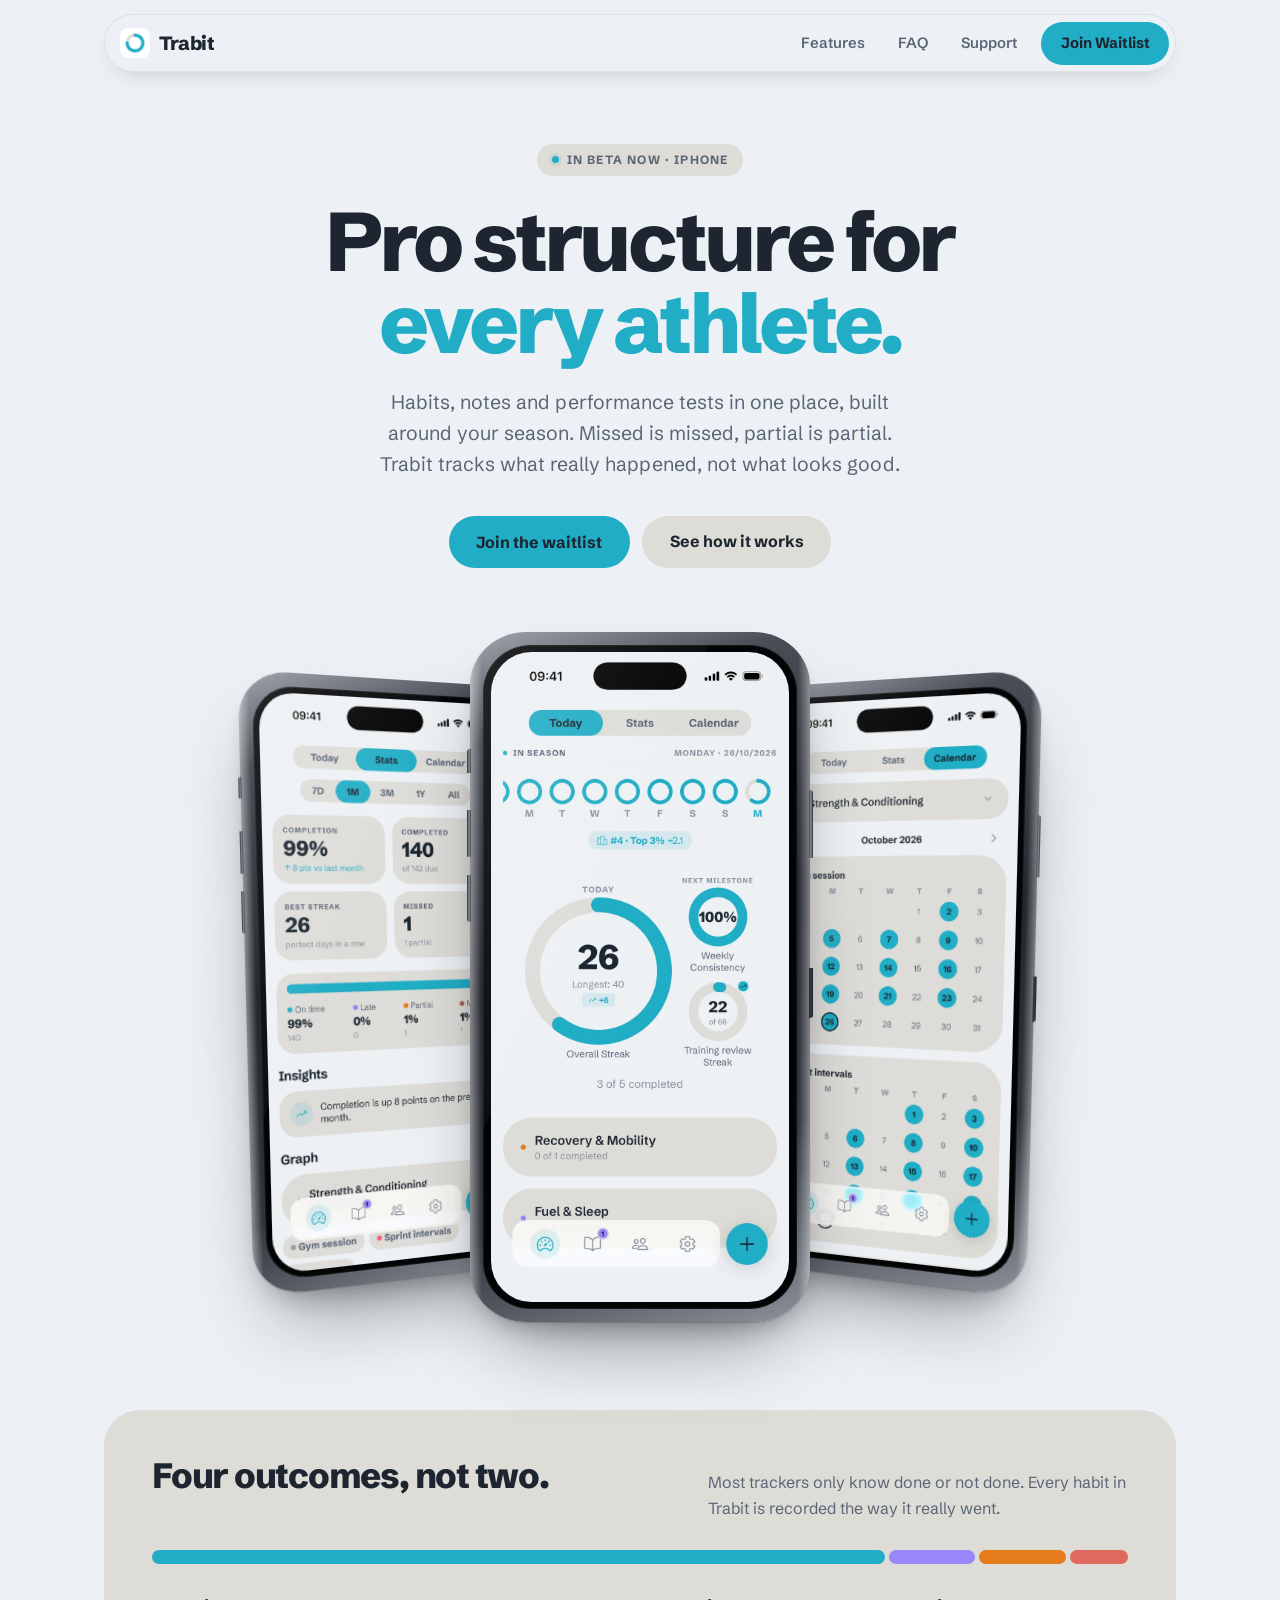
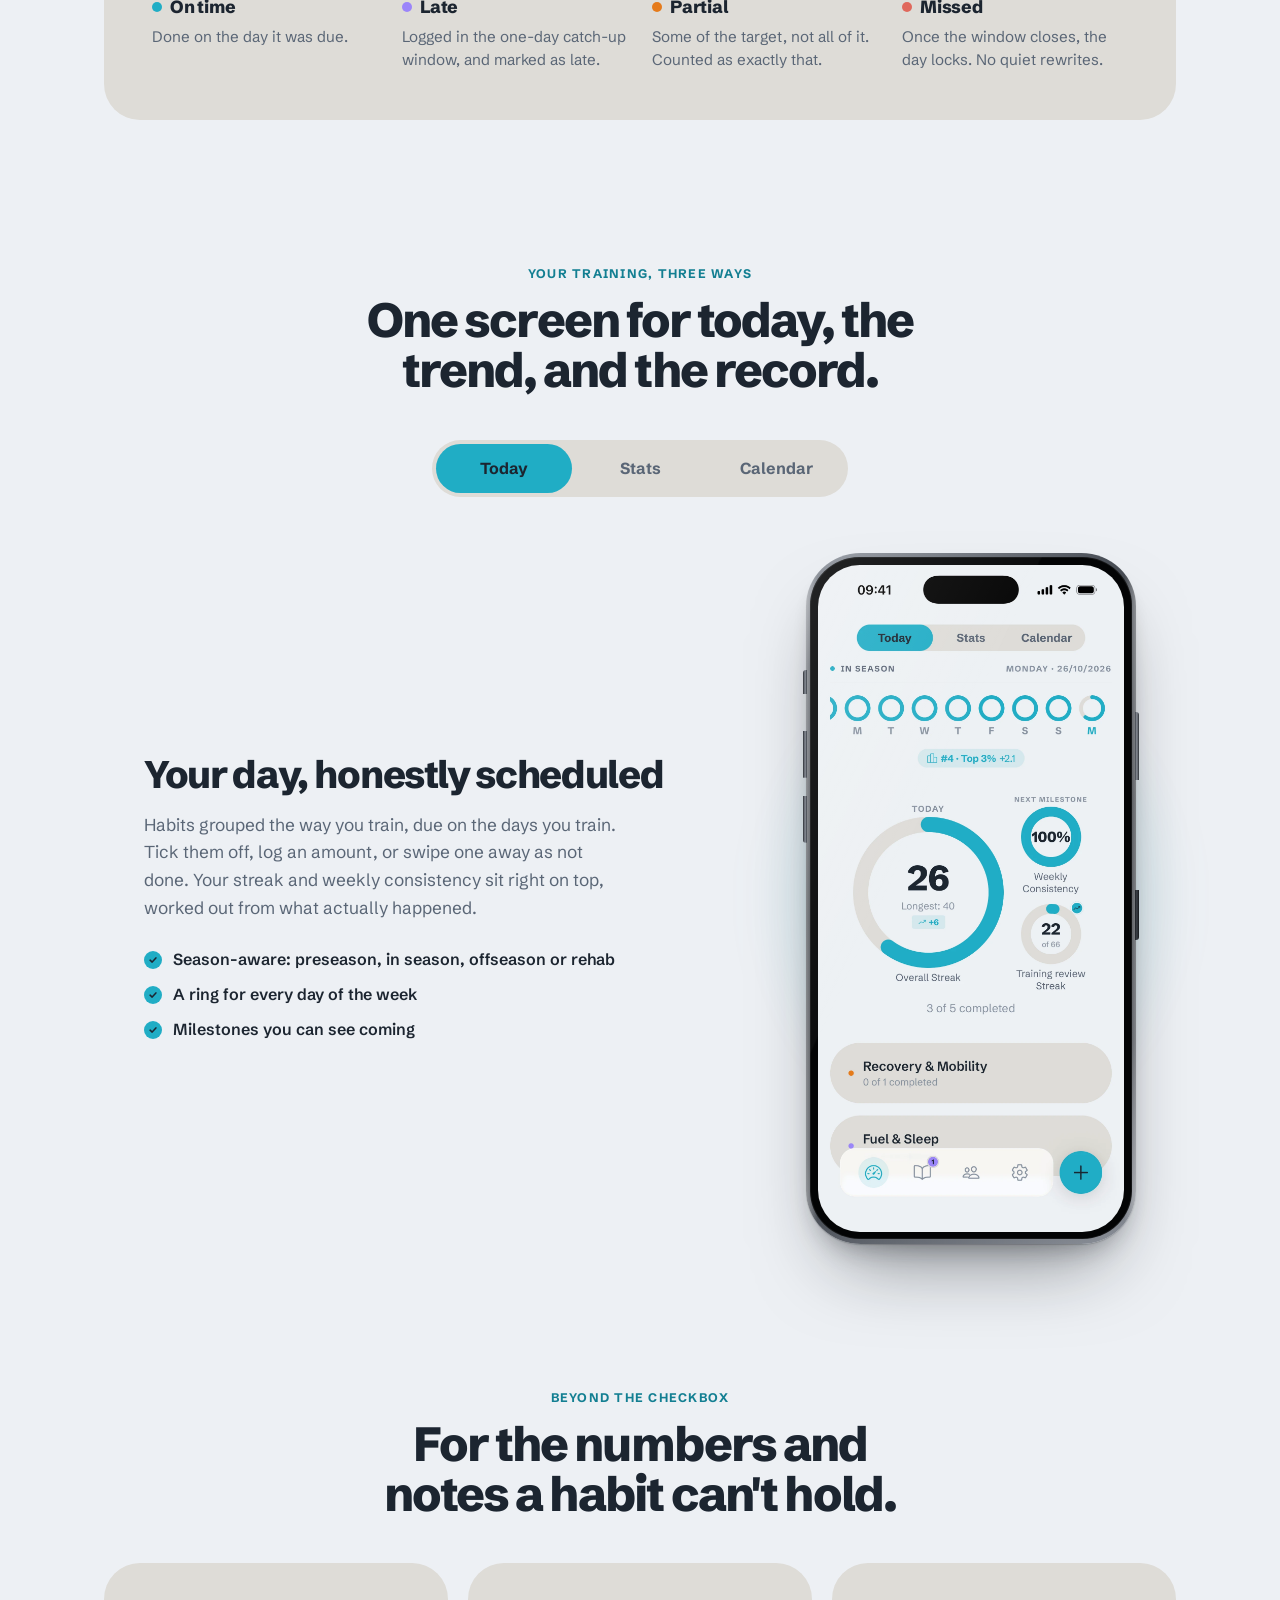
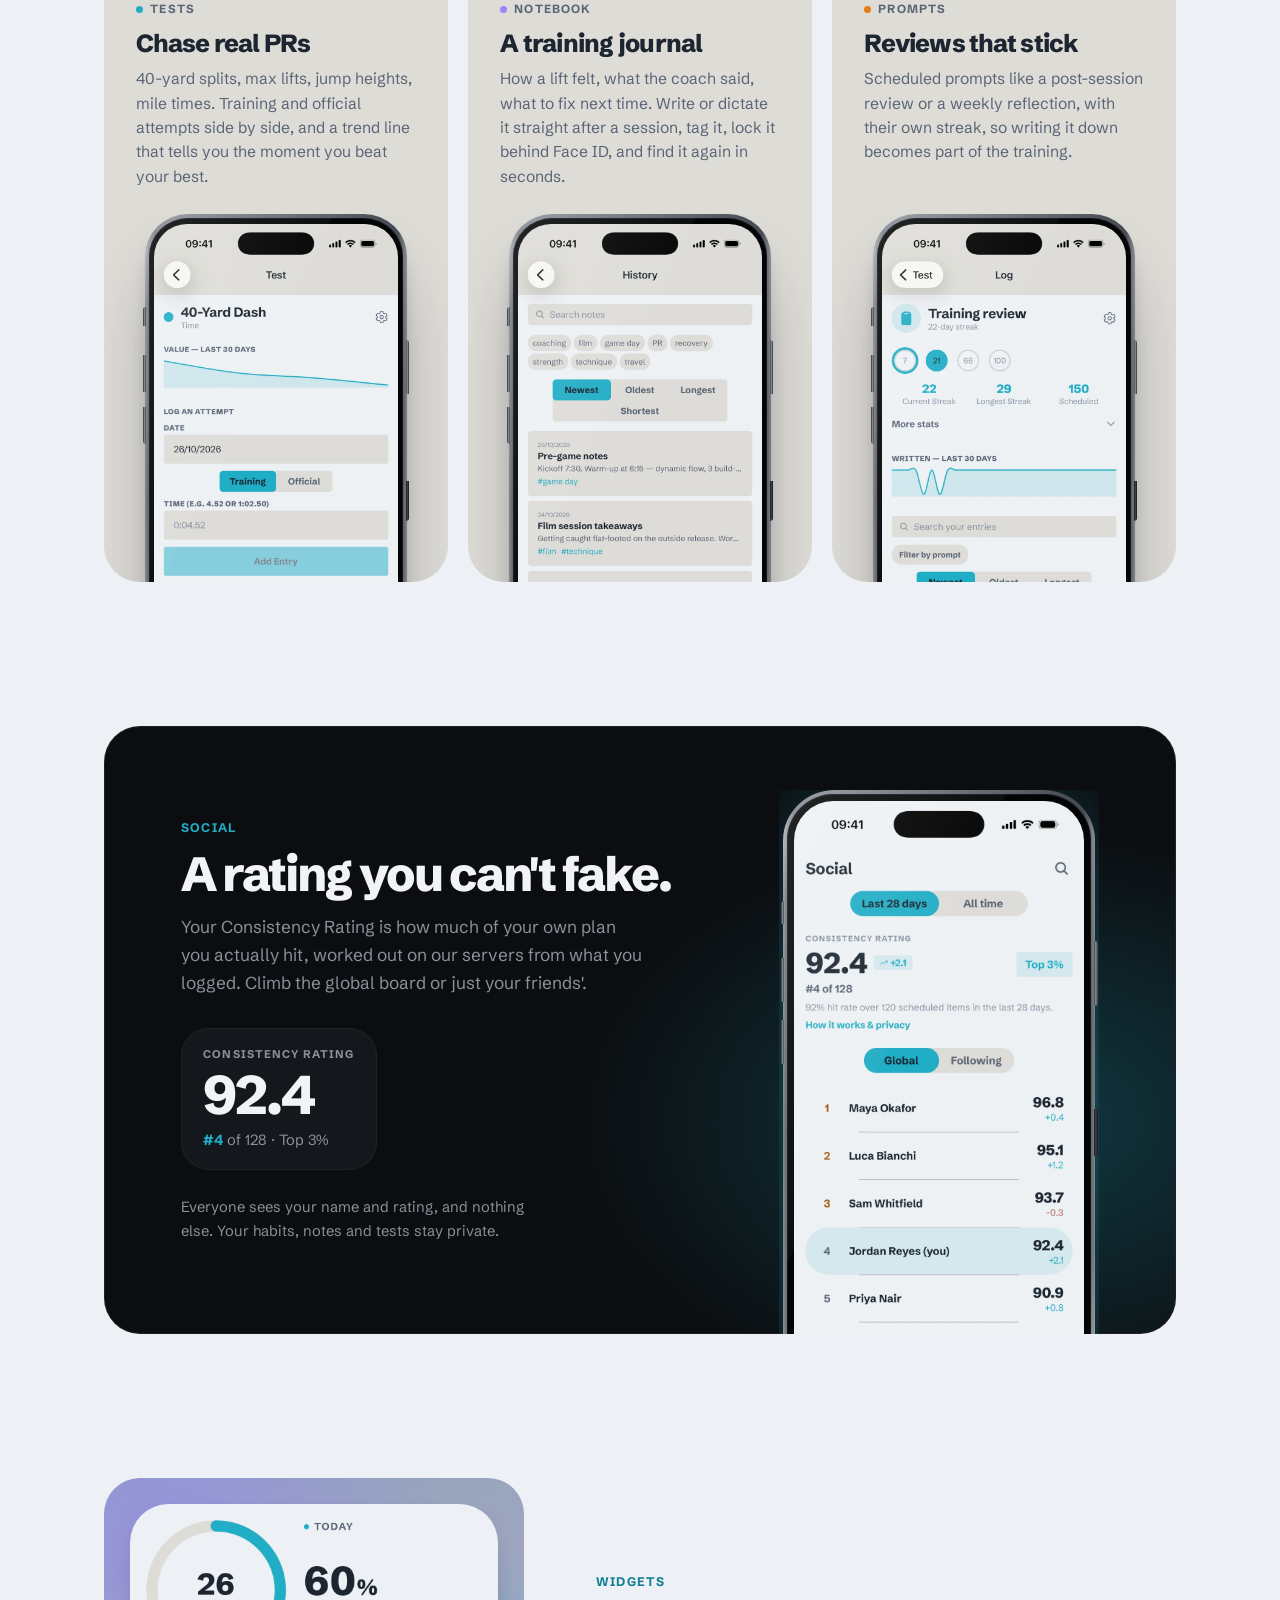
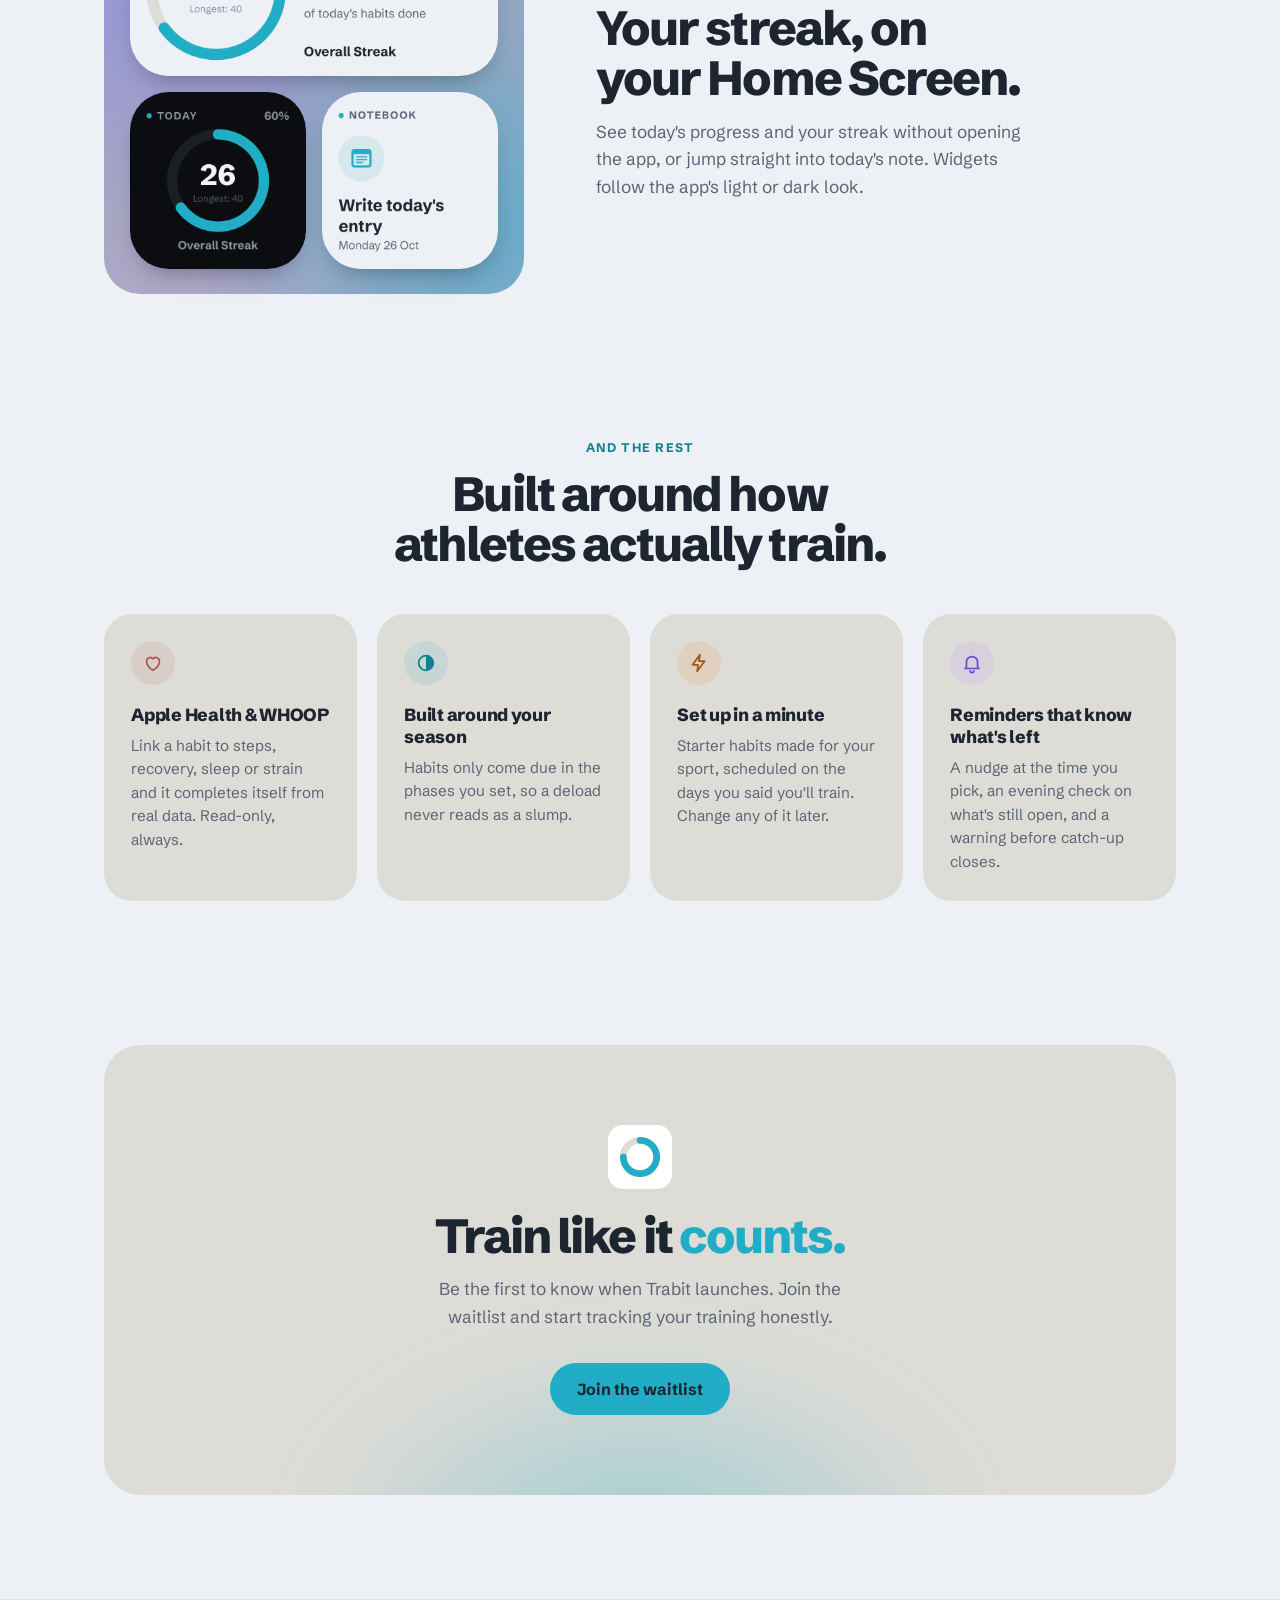
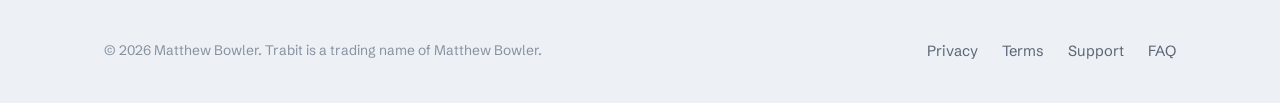
<file: index.html>
<!DOCTYPE html>
<html lang="en">
<head>
<meta charset="utf-8">
<meta name="viewport" content="width=device-width, initial-scale=1">
<title>Trabit — Pro structure for every athlete</title>
<meta name="description" content="Habits, notes and performance tests in one place, tracked honestly. Season-aware schedules, real streaks, a Consistency Rating, and Apple Health and WHOOP sync.">
<meta property="og:title" content="Trabit — Pro structure for every athlete">
<meta property="og:description" content="Habits, notes and performance tests in one place, built around your season and tracked honestly.">
<meta property="og:image" content="https://trabit.net/assets/screens/og.jpg">
<meta name="theme-color" content="#EDF0F4">
<link rel="icon" type="image/png" href="/assets/mark.png?v=20261027">
<link rel="apple-touch-icon" href="/assets/apple-touch-icon.png?v=20261027">
<link rel="preconnect" href="https://fonts.googleapis.com">
<link rel="preconnect" href="https://fonts.gstatic.com" crossorigin>
<link href="https://fonts.googleapis.com/css2?family=Schibsted+Grotesk:wght@400;500;600;700;800&display=swap" rel="stylesheet">
<link rel="stylesheet" href="/styles.css?v=20261027">
</head>
<body>
<nav class="nav">
  <div class="wrap nav-row">
    <a class="brand" href="/">
      <img class="brand-mark" src="/assets/mark.png?v=20261027" alt="" width="32" height="32">
      Trabit
    </a>
    <div class="nav-links">
      <a href="#features">Features</a>
      <a href="/faq/">FAQ</a>
      <a href="/support/">Support</a>
      <button class="nav-cta" type="button" data-waitlist-open>Join Waitlist</button>
    </div>
  </div>
</nav>

<main>
  <section class="hero">
    <div class="wrap">
      <div class="hero-copy">
        <span class="eyebrow">In beta now · iPhone</span>
        <h1 class="hero-title">Pro structure for <em>every athlete.</em></h1>
        <p class="hero-subtitle">
          Habits, notes and performance tests in one place, built around your season. Missed is missed,
          partial is partial. Trabit tracks what really happened, not what looks good.
        </p>
        <div class="hero-actions">
          <button class="btn btn-primary" type="button" data-waitlist-open>Join the waitlist</button>
          <a class="btn btn-secondary" href="#features">See how it works</a>
        </div>
      </div>

      <div class="hero-stage">
        <div class="phone phone-side phone-left"><div class="screen"><img src="/assets/screens/stats-804.webp" alt="" width="804" height="1748"></div></div>
        <div class="phone phone-main"><div class="screen"><img src="/assets/screens/today.webp" srcset="/assets/screens/today-804.webp 804w, /assets/screens/today.webp 1206w" sizes="(max-width: 700px) 70vw, 340px" alt="Trabit's Today screen: a 26-day overall streak in the main ring, 100% weekly consistency and a 22-day training review streak beside it, the week's rings above, and today's habits below." width="1206" height="2622" fetchpriority="high"></div></div>
        <div class="phone phone-side phone-right"><div class="screen"><img src="/assets/screens/calendar-804.webp" alt="" width="804" height="1748"></div></div>
      </div>
    </div>
  </section>

  <section class="status-section" aria-labelledby="status-title">
    <div class="wrap">
      <div class="status-panel">
        <div class="status-intro">
          <h2 class="status-title" id="status-title">Four outcomes, not two.</h2>
          <p>Most trackers only know done or not done. Every habit in Trabit is recorded the way it really went.</p>
        </div>
        <div class="status-bar" aria-hidden="true">
          <span style="--w: 76%; --c: var(--accent)"></span>
          <span style="--w: 9%; --c: var(--indigo-fill)"></span>
          <span style="--w: 9%; --c: var(--amber-fill)"></span>
          <span style="--w: 6%; --c: var(--coral-fill)"></span>
        </div>
        <dl class="status-grid">
          <div style="--dot: var(--accent)"><dt>On time</dt><dd>Done on the day it was due.</dd></div>
          <div style="--dot: var(--indigo-fill)"><dt>Late</dt><dd>Logged in the one-day catch-up window, and marked as late.</dd></div>
          <div style="--dot: var(--amber-fill)"><dt>Partial</dt><dd>Some of the target, not all of it. Counted as exactly that.</dd></div>
          <div style="--dot: var(--coral-fill)"><dt>Missed</dt><dd>Once the window closes, the day locks. No quiet rewrites.</dd></div>
        </dl>
      </div>
    </div>
  </section>

  <section id="features" class="switcher-section">
    <div class="wrap">
      <div class="section-head center">
        <div class="section-eyebrow">Your training, three ways</div>
        <h2 class="section-title">One screen for today, the trend, and the record.</h2>
      </div>

      <div class="switcher" data-switcher>
        <div class="segmented" role="tablist" aria-label="Today, Stats and Calendar">
          <button role="tab" type="button" aria-selected="true" aria-controls="panel-today" id="tab-today" data-tab="today">Today</button>
          <button role="tab" type="button" aria-selected="false" aria-controls="panel-stats" id="tab-stats" data-tab="stats" tabindex="-1">Stats</button>
          <button role="tab" type="button" aria-selected="false" aria-controls="panel-calendar" id="tab-calendar" data-tab="calendar" tabindex="-1">Calendar</button>
        </div>

        <div class="switcher-body">
          <div class="switcher-copy">
            <div class="switcher-panel" role="tabpanel" id="panel-today" aria-labelledby="tab-today" data-panel="today">
              <h3 class="feature-title">Your day, honestly scheduled</h3>
              <p class="feature-body">
                Habits grouped the way you train, due on the days you train. Tick them off, log an amount, or
                swipe one away as not done. Your streak and weekly consistency sit right on top, worked out
                from what actually happened.
              </p>
              <ul class="feature-points">
                <li>Season-aware: preseason, in season, offseason or rehab</li>
                <li>A ring for every day of the week</li>
                <li>Milestones you can see coming</li>
              </ul>
            </div>
            <div class="switcher-panel" role="tabpanel" id="panel-stats" aria-labelledby="tab-stats" data-panel="stats" hidden>
              <h3 class="feature-title">Know exactly where you stand</h3>
              <p class="feature-body">
                Completion over a week, a month, a season or all time, split into on time, late, partial and
                missed. Trabit points out what changed, and lets you plot any habit, test or synced metric
                against another.
              </p>
              <ul class="feature-points">
                <li>Insights on what moved</li>
                <li>Records, badges and a monthly report</li>
                <li>Graph habits, logs and tests together</li>
              </ul>
            </div>
            <div class="switcher-panel" role="tabpanel" id="panel-calendar" aria-labelledby="tab-calendar" data-panel="calendar" hidden>
              <h3 class="feature-title">The full history, in the open</h3>
              <p class="feature-body">
                Every habit gets its own month calendar. Done days fill in, and habits with a target fill a
                ring toward it, so a strong stretch or a bad one is visible at a glance, not buried behind a
                streak.
              </p>
              <ul class="feature-points">
                <li>One calendar per habit</li>
                <li>Target habits fill toward the goal</li>
                <li>Gaps have nowhere to hide</li>
              </ul>
            </div>
          </div>

          <div class="switcher-media">
            <div class="phone"><div class="screen"><img data-shot="today" src="/assets/screens/today.webp" alt="Trabit's Today screen with today's ring, streaks, and habits grouped by category." width="1206" height="2622" loading="lazy">
              <img data-shot="stats" src="/assets/screens/stats.webp" alt="Trabit's Stats view: 99% completion this month, 140 of 142 completed, a best streak of 26, and the on time, late, partial and missed breakdown." width="1206" height="2622" loading="lazy" hidden>
              <img data-shot="calendar" src="/assets/screens/calendar.webp" alt="Trabit's Calendar view: a month calendar per habit, with completed days filled in." width="1206" height="2622" loading="lazy" hidden></div></div>
          </div>
        </div>
      </div>
    </div>
  </section>

  <section class="tiles-section">
    <div class="wrap">
      <div class="section-head center">
        <div class="section-eyebrow">Beyond the checkbox</div>
        <h2 class="section-title">For the numbers and notes a habit can't hold.</h2>
      </div>

      <div class="tiles">
        <article class="tile">
          <div class="tile-copy">
            <div class="feature-tag" style="--dot: var(--accent)">Tests</div>
            <h3 class="tile-title">Chase real PRs</h3>
            <p>40-yard splits, max lifts, jump heights, mile times. Training and official attempts side by side, and a trend line that tells you the moment you beat your best.</p>
          </div>
          <div class="tile-media">
            <div class="phone"><div class="screen"><img src="/assets/screens/test-804.webp" alt="Trabit's 40-Yard Dash test: a falling time over the last 30 days, and training and official attempts listed side by side." width="804" height="1748" loading="lazy"></div></div>
          </div>
        </article>

        <article class="tile">
          <div class="tile-copy">
            <div class="feature-tag" style="--dot: var(--indigo-fill)">Notebook</div>
            <h3 class="tile-title">A training journal</h3>
            <p>How a lift felt, what the coach said, what to fix next time. Write or dictate it straight after a session, tag it, lock it behind Face ID, and find it again in seconds.</p>
          </div>
          <div class="tile-media">
            <div class="phone"><div class="screen"><img src="/assets/screens/history-804.webp" alt="Trabit's notebook history: searchable notes with tags like game day, film and strength." width="804" height="1748" loading="lazy"></div></div>
          </div>
        </article>

        <article class="tile">
          <div class="tile-copy">
            <div class="feature-tag" style="--dot: var(--amber-fill)">Prompts</div>
            <h3 class="tile-title">Reviews that stick</h3>
            <p>Scheduled prompts like a post-session review or a weekly reflection, with their own streak, so writing it down becomes part of the training.</p>
          </div>
          <div class="tile-media">
            <div class="phone"><div class="screen"><img src="/assets/screens/log-804.webp" alt="Trabit's Training review prompt: a 22-day streak, 150 entries scheduled, and a chart of entries written over the last 30 days." width="804" height="1748" loading="lazy"></div></div>
          </div>
        </article>
      </div>
    </div>
  </section>

  <section class="social-section">
    <div class="wrap">
      <div class="dark-panel">
        <div class="dark-copy">
          <div class="section-eyebrow">Social</div>
          <h2 class="section-title">A rating you can't fake.</h2>
          <p class="section-body">
            Your Consistency Rating is how much of your own plan you actually hit, worked out on our servers
            from what you logged. Climb the global board or just your friends'.
          </p>
          <div class="rating-readout" aria-hidden="true">
            <span class="rating-label">Consistency rating</span>
            <span class="rating-value">92.4</span>
            <span class="rating-meta"><b>#4</b> of 128 · Top 3%</span>
          </div>
          <p class="dark-note">Everyone sees your name and rating, and nothing else. Your habits, notes and tests stay private.</p>
        </div>
        <div class="dark-media">
          <div class="phone"><div class="screen"><img src="/assets/screens/social.webp" srcset="/assets/screens/social-804.webp 804w, /assets/screens/social.webp 1206w" sizes="(max-width: 860px) 70vw, 320px" alt="Trabit's Social tab: a Consistency Rating of 92.4, ranked 4th of 128 and in the top 3%, above a global leaderboard." width="1206" height="2622" loading="lazy"></div></div>
        </div>
      </div>
    </div>
  </section>

  <section class="widgets-section">
    <div class="wrap">
      <div class="widgets-row">
        <div class="widget-wall" role="img" aria-label="Trabit's Home Screen widgets in light and dark: an overall streak ring, today's percentage done, and a Notebook shortcut.">
          <img class="w-wide" src="/assets/screens/w_light_medium.webp" alt="" loading="lazy">
          <img src="/assets/screens/w_dark_small.webp" alt="" loading="lazy">
          <img src="/assets/screens/w_light_notes_small.webp" alt="" loading="lazy">
        </div>
        <div class="widgets-copy">
          <div class="section-eyebrow">Widgets</div>
          <h2 class="section-title">Your streak, on your Home Screen.</h2>
          <p class="section-body">
            See today's progress and your streak without opening the app, or jump straight into today's note.
            Widgets follow the app's light or dark look.
          </p>
        </div>
      </div>
    </div>
  </section>

  <section class="support-section">
    <div class="wrap">
      <div class="section-head center">
        <div class="section-eyebrow">And the rest</div>
        <h2 class="section-title">Built around how athletes actually train.</h2>
      </div>
      <div class="grid grid-4">
        <div class="card">
          <div class="card-icon tint-coral" aria-hidden="true">
            <svg viewBox="0 0 24 24"><path d="M12 20s-7-4.4-7-10a4 4 0 0 1 7-2.6A4 4 0 0 1 19 10c0 5.6-7 10-7 10Z"/></svg>
          </div>
          <h3 class="card-title">Apple Health &amp; WHOOP</h3>
          <p class="card-body">Link a habit to steps, recovery, sleep or strain and it completes itself from real data. Read-only, always.</p>
        </div>
        <div class="card">
          <div class="card-icon tint-accent" aria-hidden="true">
            <svg viewBox="0 0 24 24"><circle cx="12" cy="12" r="8"/><path d="M12 4a8 8 0 0 1 0 16Z" class="fill"/></svg>
          </div>
          <h3 class="card-title">Built around your season</h3>
          <p class="card-body">Habits only come due in the phases you set, so a deload never reads as a slump.</p>
        </div>
        <div class="card">
          <div class="card-icon tint-amber" aria-hidden="true">
            <svg viewBox="0 0 24 24"><path d="M13 3 5 14h6l-1 7 8-11h-6l1-7Z"/></svg>
          </div>
          <h3 class="card-title">Set up in a minute</h3>
          <p class="card-body">Starter habits made for your sport, scheduled on the days you said you'll train. Change any of it later.</p>
        </div>
        <div class="card">
          <div class="card-icon tint-indigo" aria-hidden="true">
            <svg viewBox="0 0 24 24"><path d="M6 16V11a6 6 0 0 1 12 0v5l1.5 2h-15L6 16Z"/><path d="M10 20.5a2 2 0 0 0 4 0"/></svg>
          </div>
          <h3 class="card-title">Reminders that know what's left</h3>
          <p class="card-body">A nudge at the time you pick, an evening check on what's still open, and a warning before catch-up closes.</p>
        </div>
      </div>
    </div>
  </section>

  <section>
    <div class="wrap">
      <div class="cta-band">
        <img class="cta-mark" src="/assets/mark.png?v=20261027" alt="" width="64" height="64">
        <h2 class="section-title">Train like it <em>counts.</em></h2>
        <p class="section-body">
          Be the first to know when Trabit launches. Join the waitlist and start tracking your training
          honestly.
        </p>
        <div class="hero-actions">
          <button class="btn btn-primary" type="button" data-waitlist-open>Join the waitlist</button>
        </div>
      </div>
    </div>
  </section>
</main>

<footer>
  <div class="wrap footer-row">
    <span class="footer-copy">© 2026 Matthew Bowler. Trabit is a trading name of Matthew Bowler.</span>
    <div class="footer-links">
      <a href="/privacy/">Privacy</a>
      <a href="/terms/">Terms</a>
      <a href="/support/">Support</a>
      <a href="/faq/">FAQ</a>
    </div>
  </div>
</footer>

<dialog class="waitlist-dialog" data-waitlist-dialog>
  <div class="waitlist-dialog-head">
    <h2 class="waitlist-dialog-title">Get notified</h2>
    <button class="waitlist-dialog-close" type="button" data-waitlist-close aria-label="Close">&times;</button>
  </div>
  <p class="waitlist-dialog-body">Leave your email and phone number and we'll let you know the moment you can download and test the app.</p>
  <form class="waitlist-form" data-waitlist-form>
    <div class="waitlist-field">
      <label class="waitlist-label" for="waitlist-email">Email</label>
      <input class="waitlist-input" id="waitlist-email" type="email" name="email" placeholder="you@example.com" required>
    </div>
    <div class="waitlist-field">
      <label class="waitlist-label" for="waitlist-phone">Phone number</label>
      <input class="waitlist-input" id="waitlist-phone" type="tel" name="phone" placeholder="+44 7700 900123" required>
    </div>
    <button class="btn btn-primary" type="submit">Notify me</button>
  </form>
  <p class="waitlist-status" data-waitlist-status role="status"></p>
  <p class="waitlist-success" data-waitlist-success hidden>You're on the list. We'll text and email you when the beta's ready to download.</p>
  <p class="waitlist-legal">Used only to tell you about Trabit. See the <a href="/privacy/">Privacy Notice</a>.</p>
</dialog>

<script src="/waitlist.js?v=20261027"></script>
<script>
// Today / Stats / Calendar switcher: the app's own connected pill bar,
// swapping the screenshot and copy. Arrow keys move between tabs.
(function () {
  var root = document.querySelector('[data-switcher]');
  if (!root) return;
  var bar = root.querySelector('.segmented');
  var tabs = Array.prototype.slice.call(root.querySelectorAll('[data-tab]'));
  function select(name, focus) {
    tabs.forEach(function (t, i) {
      var on = t.dataset.tab === name;
      t.setAttribute('aria-selected', on);
      t.tabIndex = on ? 0 : -1;
      if (on) bar.style.setProperty('--i', i);
      if (on && focus) t.focus();
    });
    root.querySelectorAll('[data-panel]').forEach(function (p) { p.hidden = p.dataset.panel !== name; });
    root.querySelectorAll('[data-shot]').forEach(function (s) { s.hidden = s.dataset.shot !== name; });
  }
  tabs.forEach(function (t, i) {
    t.addEventListener('click', function () { select(t.dataset.tab); });
    t.addEventListener('keydown', function (e) {
      var d = e.key === 'ArrowRight' ? 1 : e.key === 'ArrowLeft' ? -1 : 0;
      if (d) select(tabs[(i + d + tabs.length) % tabs.length].dataset.tab, true);
    });
  });
})();
</script>
</body>
</html>
</file>
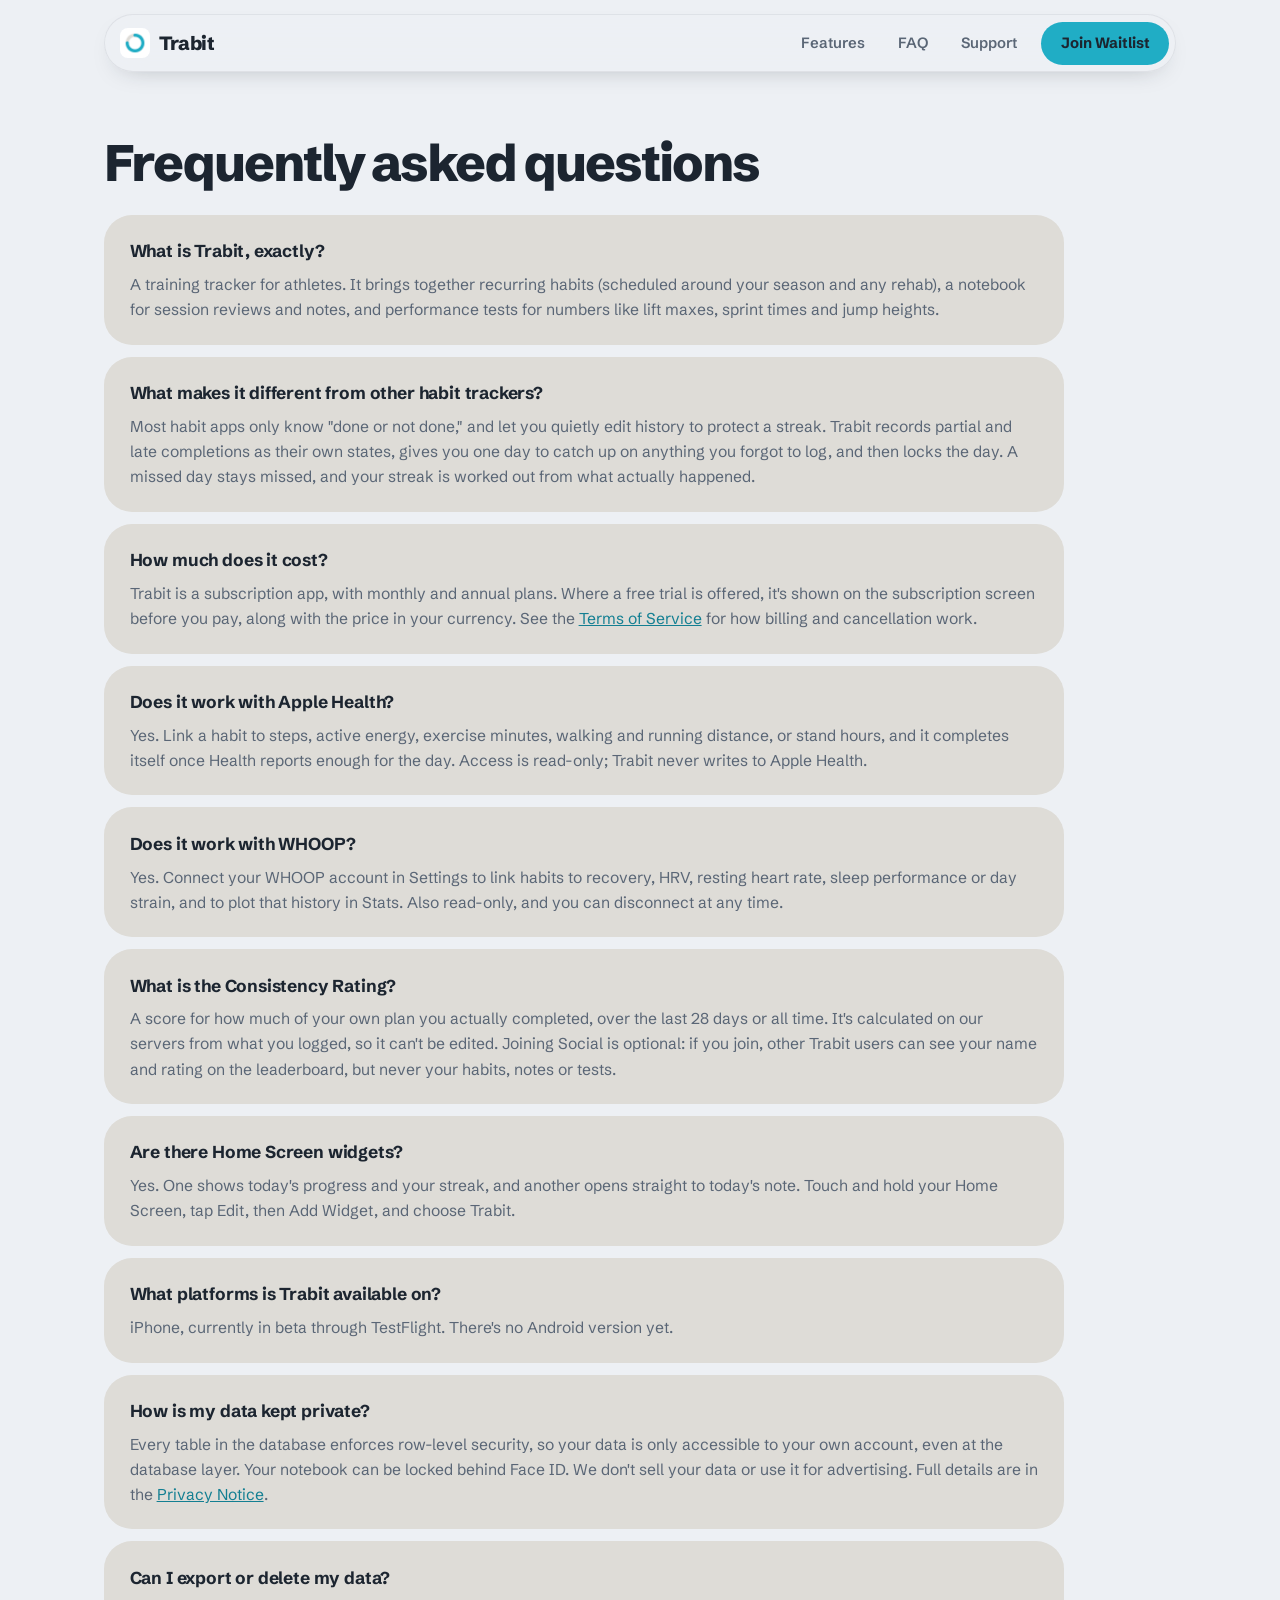
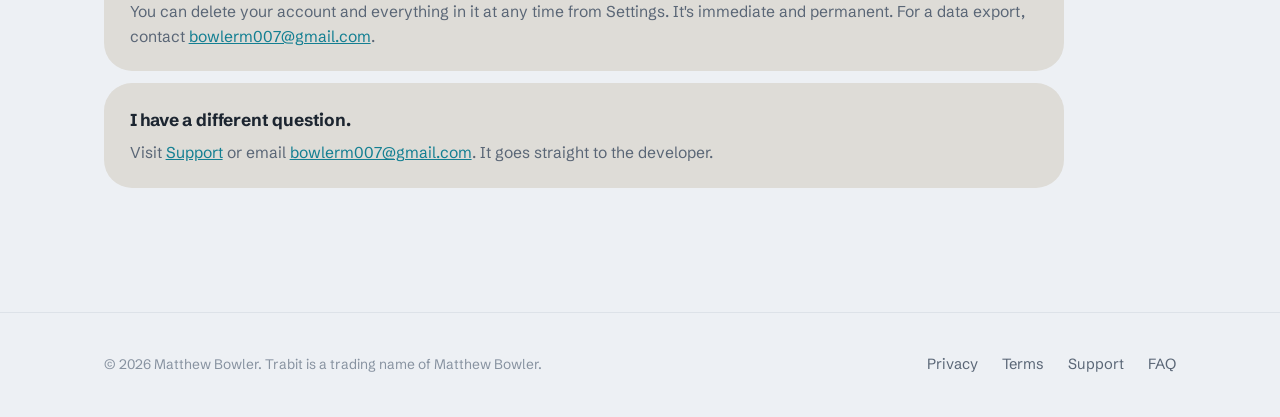
<file: faq/index.html>
<!DOCTYPE html>
<html lang="en">
<head>
<meta charset="utf-8">
<meta name="viewport" content="width=device-width, initial-scale=1">
<title>FAQ — Trabit</title>
<meta name="description" content="Answers to common questions about Trabit.">
<link rel="preconnect" href="https://fonts.googleapis.com">
<link rel="preconnect" href="https://fonts.gstatic.com" crossorigin>
<link href="https://fonts.googleapis.com/css2?family=Schibsted+Grotesk:wght@400;500;600;700;800&display=swap" rel="stylesheet">
<link rel="icon" type="image/png" href="/assets/mark.png?v=20261027">
<link rel="apple-touch-icon" href="/assets/apple-touch-icon.png?v=20261027">
<link rel="stylesheet" href="/styles.css?v=20261027">
</head>
<body>
<nav class="nav">
  <div class="wrap nav-row">
    <a class="brand" href="/">
      <img class="brand-mark" src="/assets/mark.png?v=20261027" alt="" width="32" height="32">
      Trabit
    </a>
    <div class="nav-links">
      <a href="/#features">Features</a>
      <a href="/faq/">FAQ</a>
      <a href="/support/">Support</a>
      <button class="nav-cta" type="button" data-waitlist-open>Join Waitlist</button>
    </div>
  </div>
</nav>

<main class="doc">
  <div class="wrap">
    <div class="doc-header">
      <h1>Frequently asked questions</h1>
    </div>

    <div class="doc-body" style="max-width: 60rem;">
      <div class="faq-item">
        <h3>What is Trabit, exactly?</h3>
        <p>A training tracker for athletes. It brings together recurring habits (scheduled around your season and any rehab), a notebook for session reviews and notes, and performance tests for numbers like lift maxes, sprint times and jump heights.</p>
      </div>
      <div class="faq-item">
        <h3>What makes it different from other habit trackers?</h3>
        <p>Most habit apps only know "done or not done," and let you quietly edit history to protect a streak. Trabit records partial and late completions as their own states, gives you one day to catch up on anything you forgot to log, and then locks the day. A missed day stays missed, and your streak is worked out from what actually happened.</p>
      </div>
      <div class="faq-item">
        <h3>How much does it cost?</h3>
        <p>Trabit is a subscription app, with monthly and annual plans. Where a free trial is offered, it's shown on the subscription screen before you pay, along with the price in your currency. See the <a href="/terms/">Terms of Service</a> for how billing and cancellation work.</p>
      </div>
      <div class="faq-item">
        <h3>Does it work with Apple Health?</h3>
        <p>Yes. Link a habit to steps, active energy, exercise minutes, walking and running distance, or stand hours, and it completes itself once Health reports enough for the day. Access is read-only; Trabit never writes to Apple Health.</p>
      </div>
      <div class="faq-item">
        <h3>Does it work with WHOOP?</h3>
        <p>Yes. Connect your WHOOP account in Settings to link habits to recovery, HRV, resting heart rate, sleep performance or day strain, and to plot that history in Stats. Also read-only, and you can disconnect at any time.</p>
      </div>
      <div class="faq-item">
        <h3>What is the Consistency Rating?</h3>
        <p>A score for how much of your own plan you actually completed, over the last 28 days or all time. It's calculated on our servers from what you logged, so it can't be edited. Joining Social is optional: if you join, other Trabit users can see your name and rating on the leaderboard, but never your habits, notes or tests.</p>
      </div>
      <div class="faq-item">
        <h3>Are there Home Screen widgets?</h3>
        <p>Yes. One shows today's progress and your streak, and another opens straight to today's note. Touch and hold your Home Screen, tap Edit, then Add Widget, and choose Trabit.</p>
      </div>
      <div class="faq-item">
        <h3>What platforms is Trabit available on?</h3>
        <p>iPhone, currently in beta through TestFlight. There's no Android version yet.</p>
      </div>
      <div class="faq-item">
        <h3>How is my data kept private?</h3>
        <p>Every table in the database enforces row-level security, so your data is only accessible to your own account, even at the database layer. Your notebook can be locked behind Face ID. We don't sell your data or use it for advertising. Full details are in the <a href="/privacy/">Privacy Notice</a>.</p>
      </div>
      <div class="faq-item">
        <h3>Can I export or delete my data?</h3>
        <p>You can delete your account and everything in it at any time from Settings. It's immediate and permanent. For a data export, contact <a href="mailto:bowlerm007@gmail.com">bowlerm007@gmail.com</a>.</p>
      </div>
      <div class="faq-item">
        <h3>I have a different question.</h3>
        <p>Visit <a href="/support/">Support</a> or email <a href="mailto:bowlerm007@gmail.com">bowlerm007@gmail.com</a>. It goes straight to the developer.</p>
      </div>
    </div>
  </div>
</main>

<footer>
  <div class="wrap footer-row">
    <span class="footer-copy">© 2026 Matthew Bowler. Trabit is a trading name of Matthew Bowler.</span>
    <div class="footer-links">
      <a href="/privacy/">Privacy</a>
      <a href="/terms/">Terms</a>
      <a href="/support/">Support</a>
      <a href="/faq/">FAQ</a>
    </div>
  </div>
</footer>
<dialog class="waitlist-dialog" data-waitlist-dialog>
  <div class="waitlist-dialog-head">
    <h2 class="waitlist-dialog-title">Get notified</h2>
    <button class="waitlist-dialog-close" type="button" data-waitlist-close aria-label="Close">&times;</button>
  </div>
  <p class="waitlist-dialog-body">Leave your email and phone number and we'll let you know the moment you can download and test the app.</p>
  <form class="waitlist-form" data-waitlist-form>
    <div class="waitlist-field">
      <label class="waitlist-label" for="waitlist-email">Email</label>
      <input class="waitlist-input" id="waitlist-email" type="email" name="email" placeholder="you@example.com" required>
    </div>
    <div class="waitlist-field">
      <label class="waitlist-label" for="waitlist-phone">Phone number</label>
      <input class="waitlist-input" id="waitlist-phone" type="tel" name="phone" placeholder="+44 7700 900123" required>
    </div>
    <button class="btn btn-primary" type="submit">Notify me</button>
  </form>
  <p class="waitlist-status" data-waitlist-status role="status"></p>
  <p class="waitlist-success" data-waitlist-success hidden>You're on the list. We'll text and email you when the beta's ready to download.</p>
  <p class="waitlist-legal">Used only to tell you about Trabit. See the <a href="/privacy/">Privacy Notice</a>.</p>
</dialog>

<script src="/waitlist.js?v=20261027"></script>
</body>
</html>
</file>
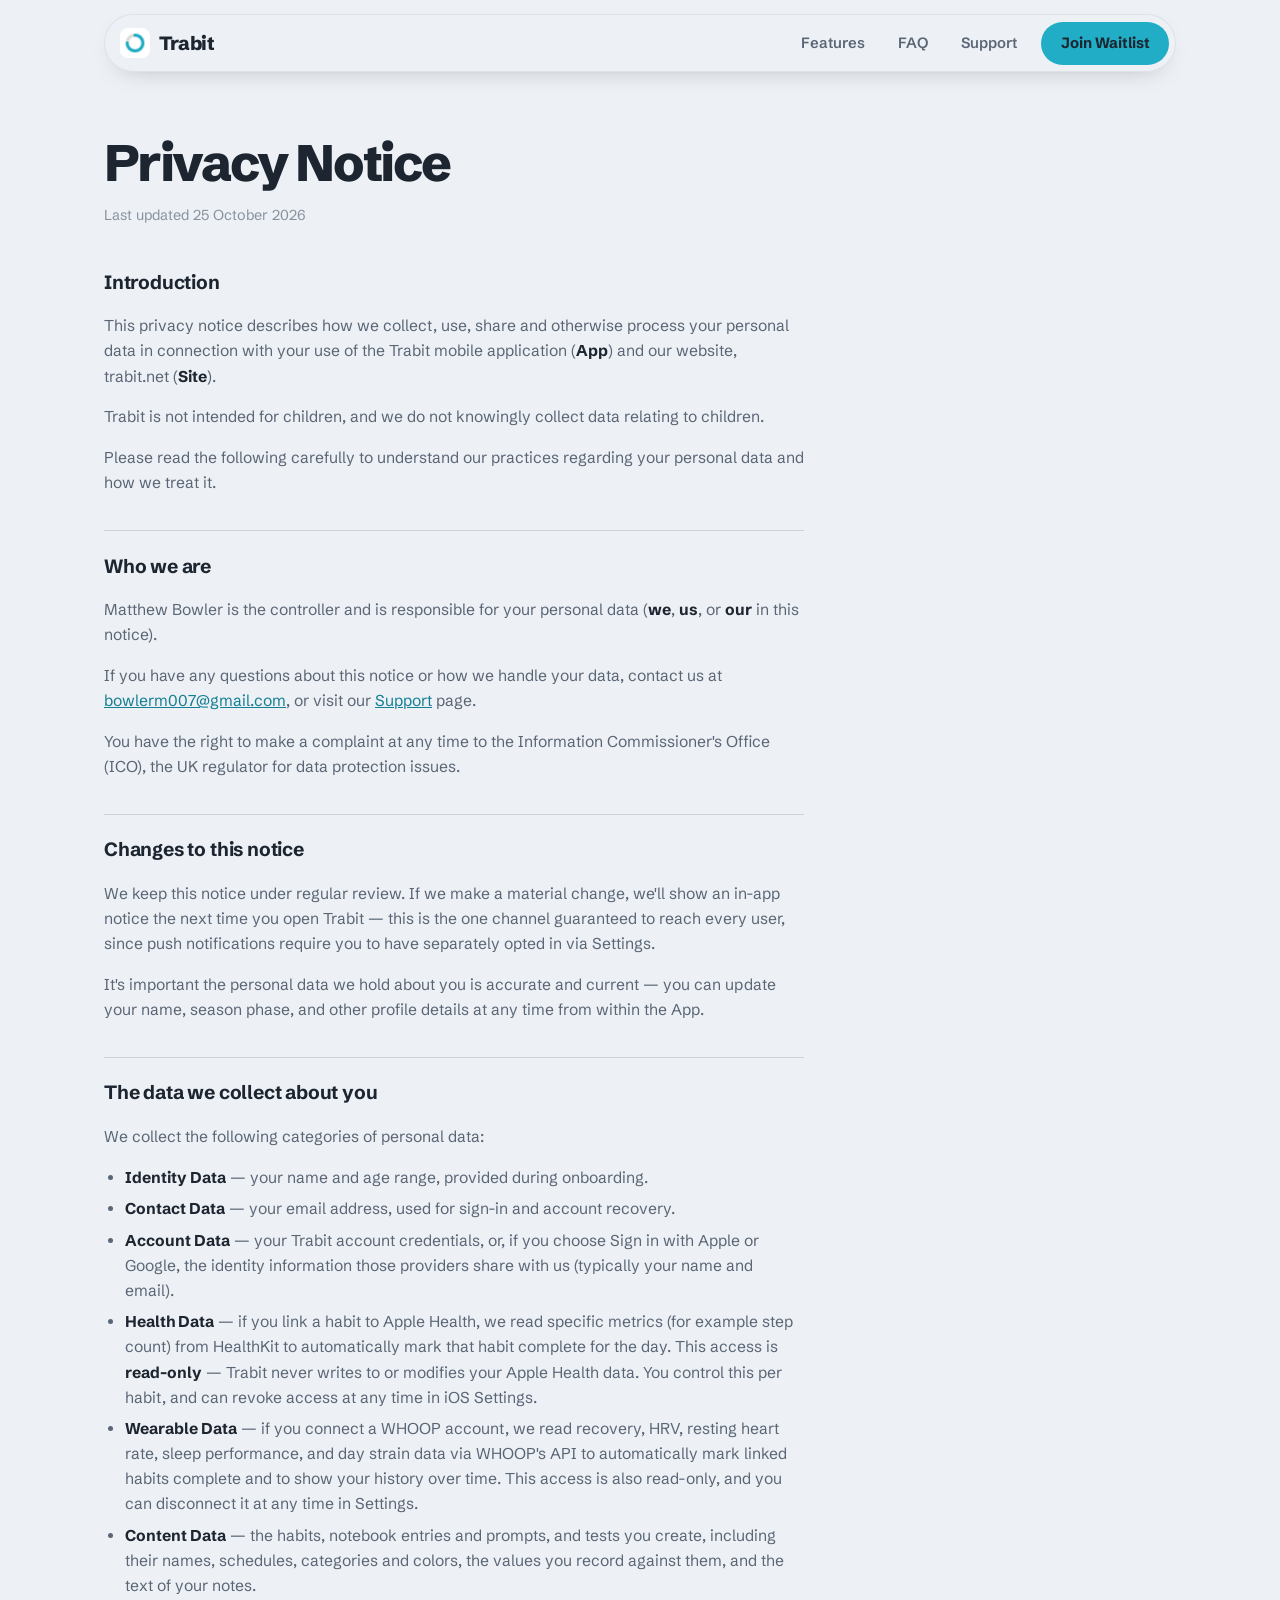
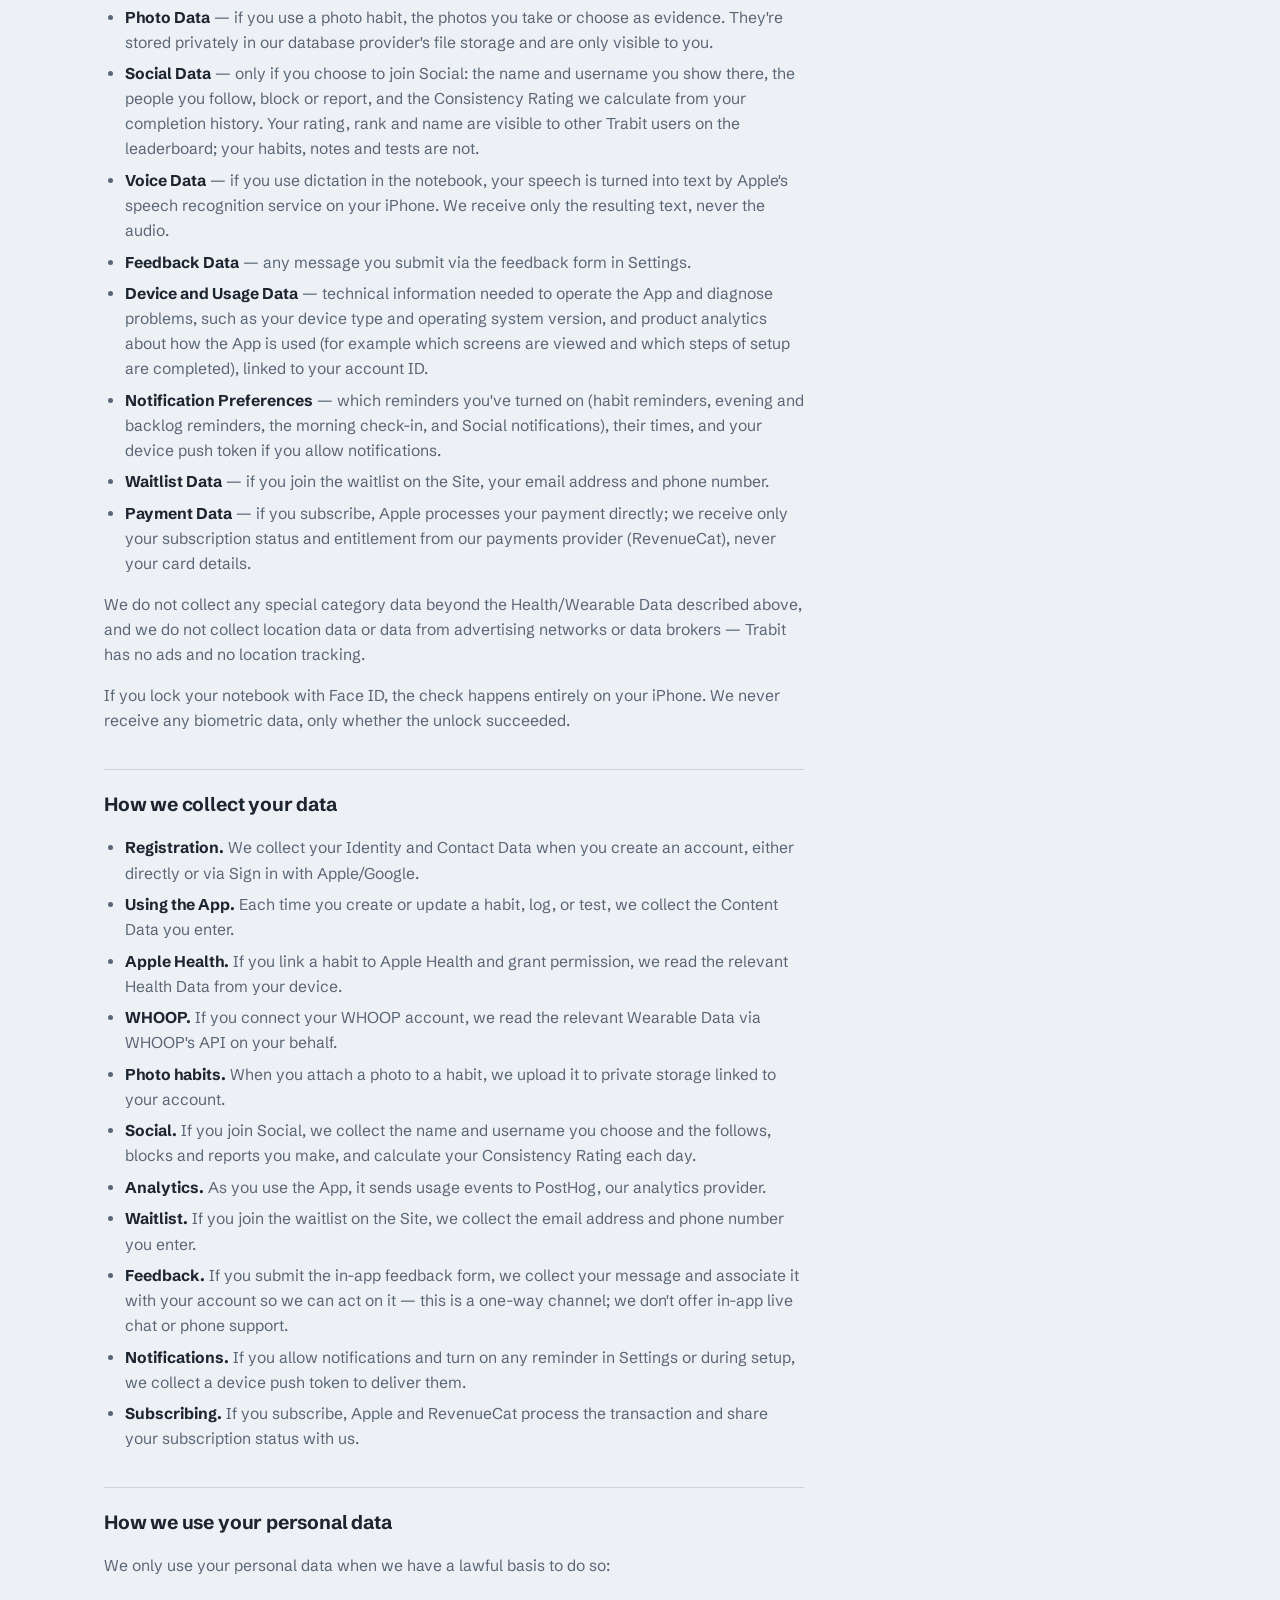
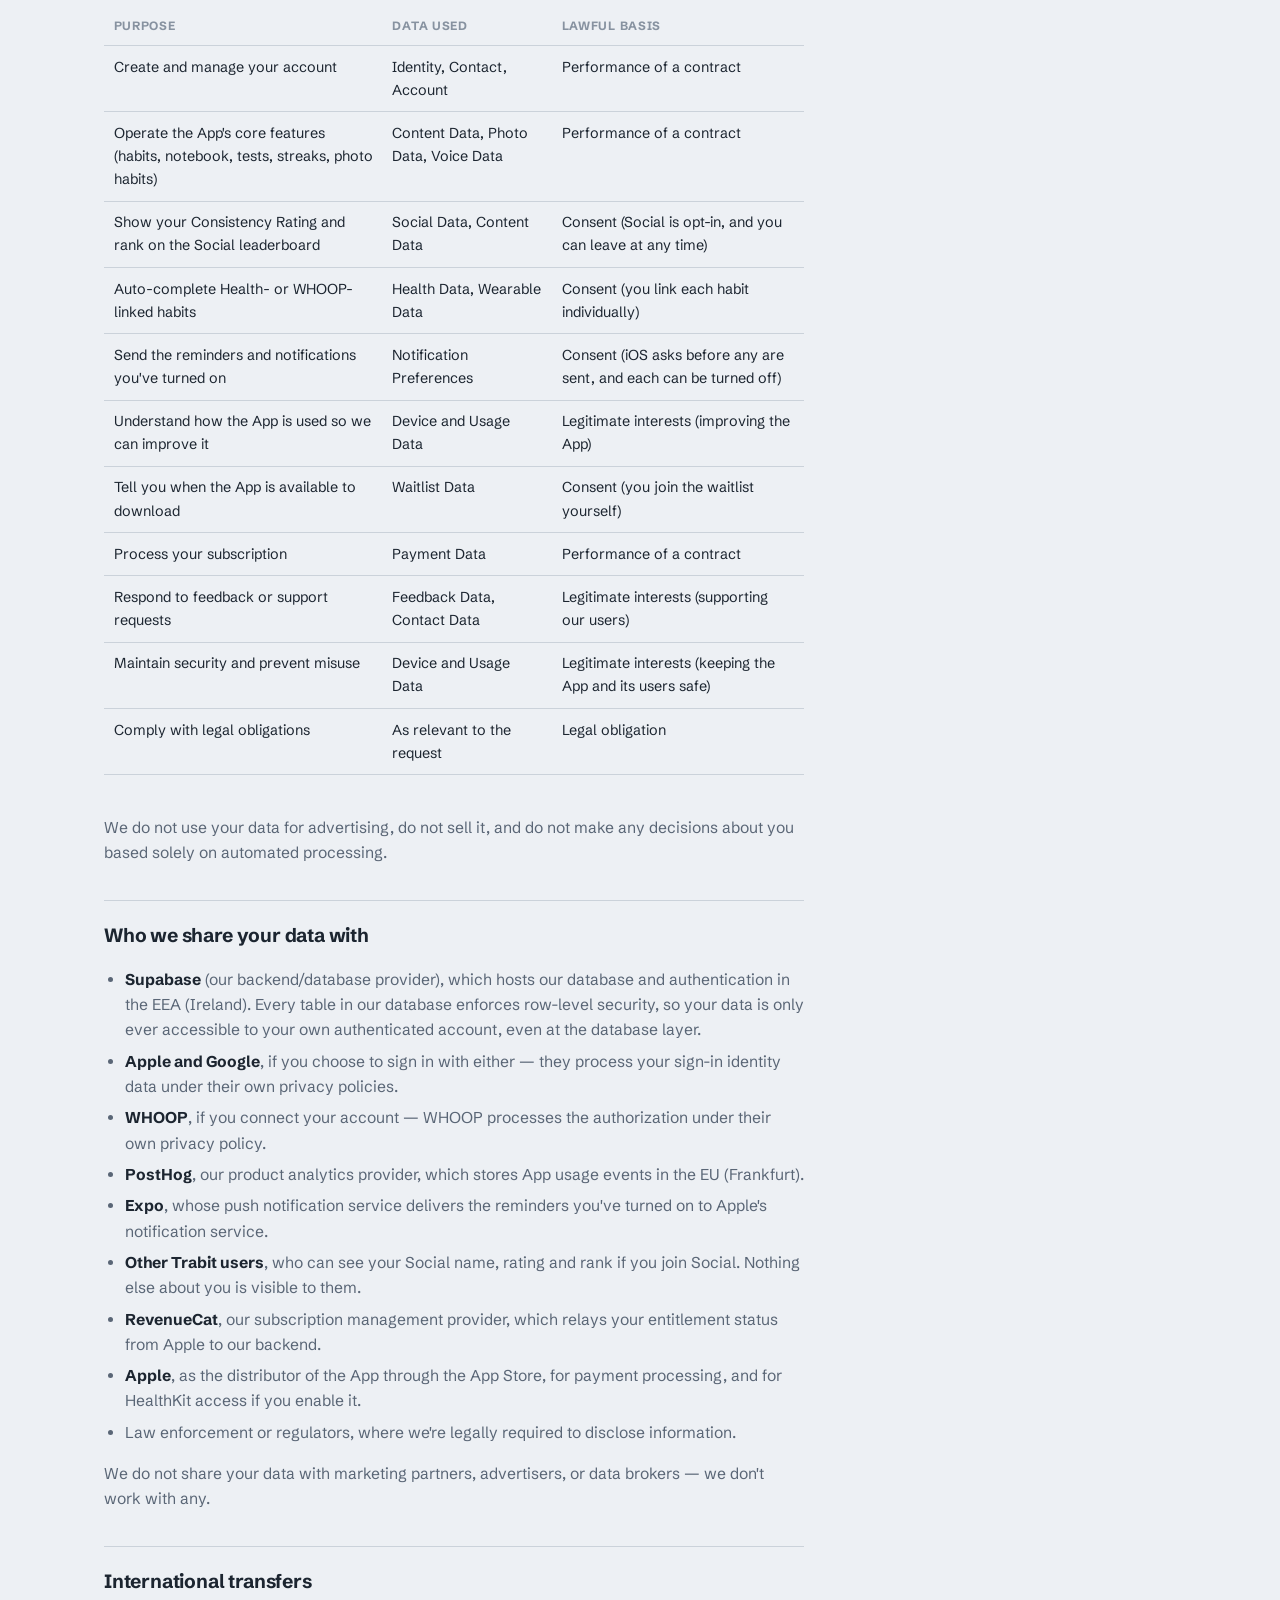
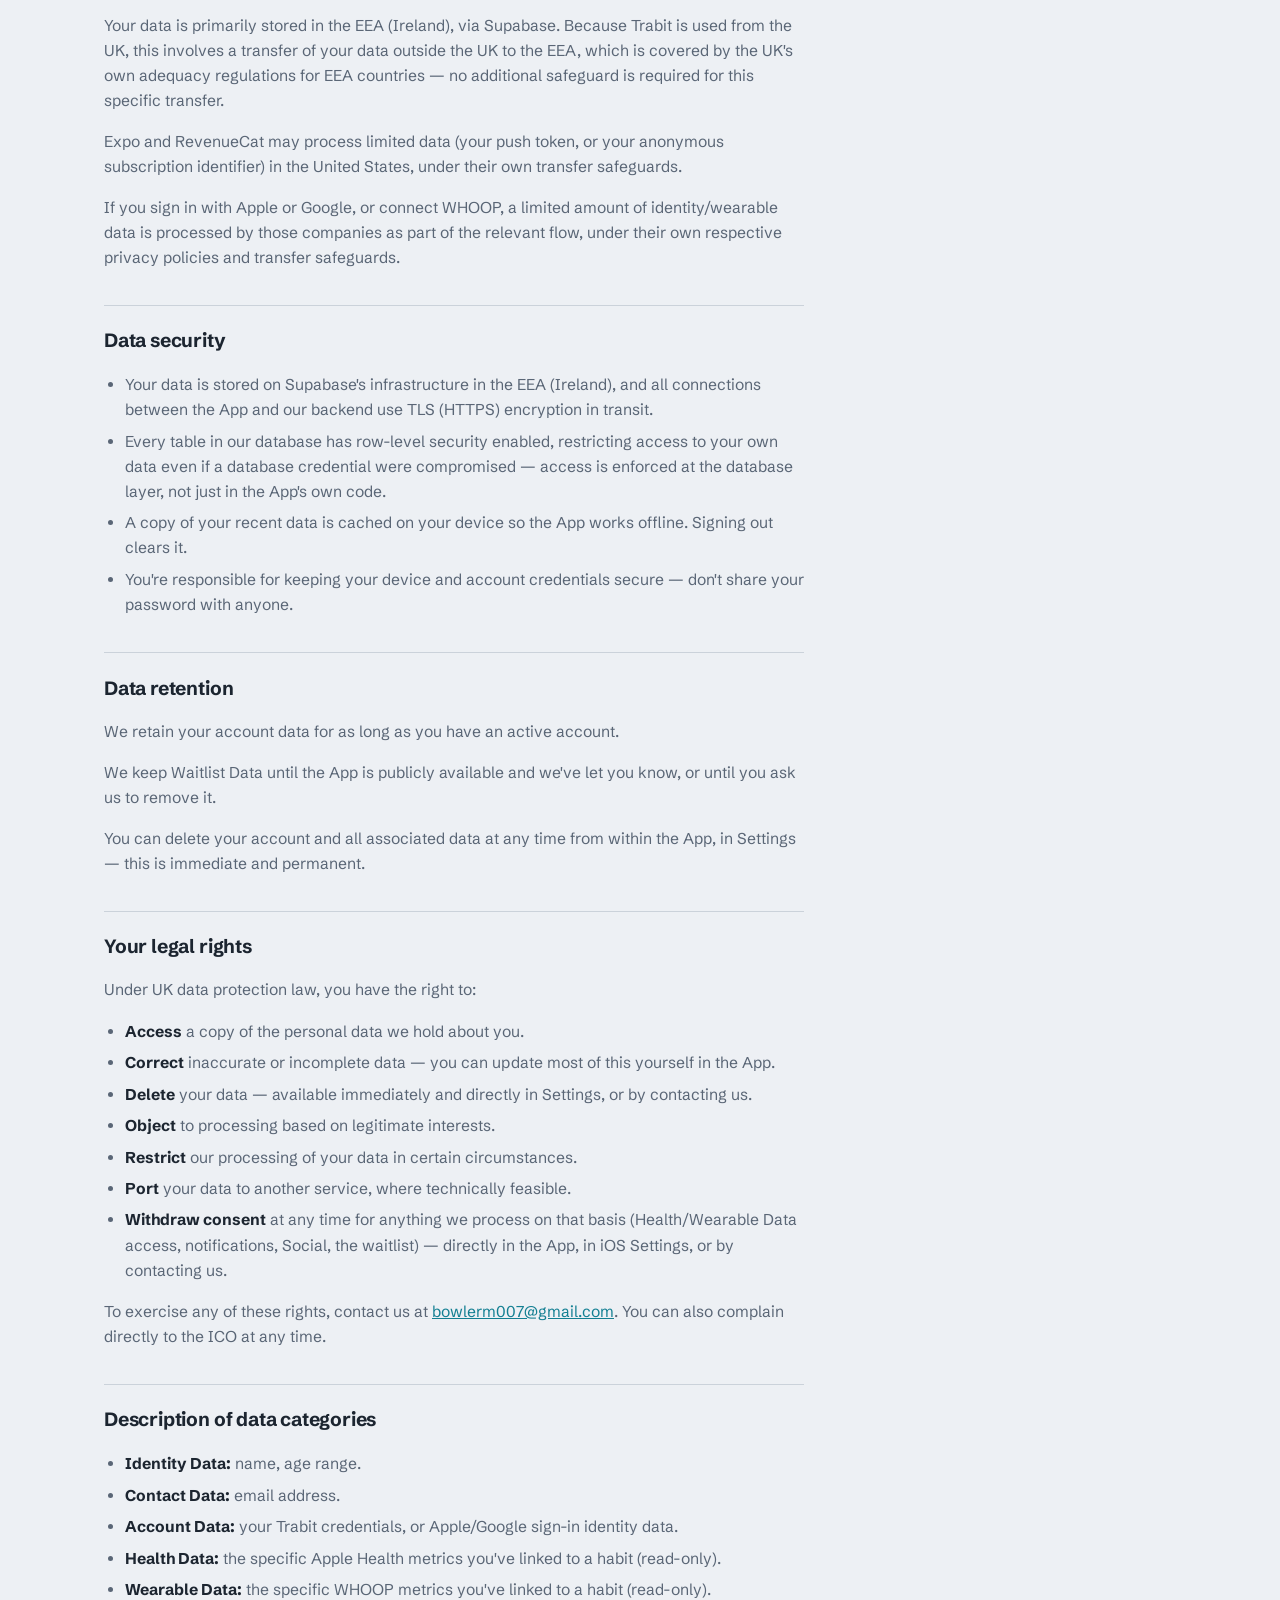
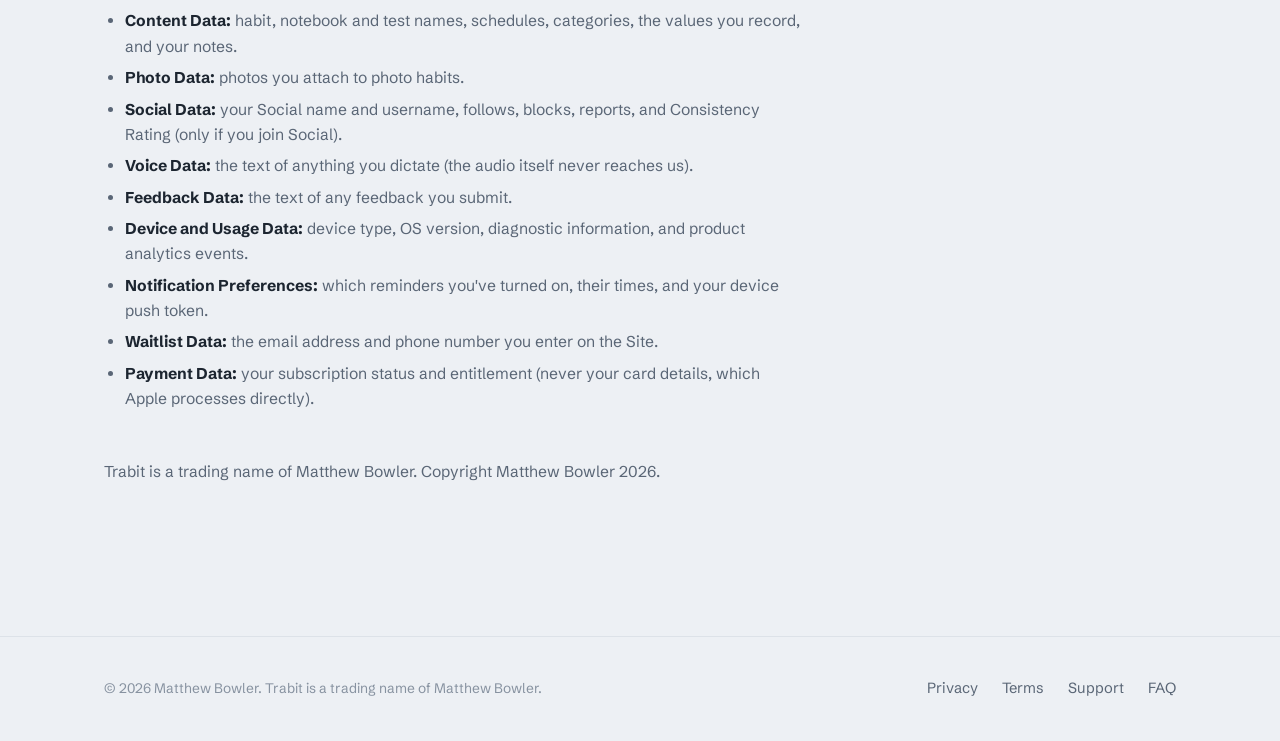
<file: privacy/index.html>
<!DOCTYPE html>
<html lang="en">
<head>
<meta charset="utf-8">
<meta name="viewport" content="width=device-width, initial-scale=1">
<title>Privacy Policy — Trabit</title>
<meta name="description" content="How Trabit collects, uses, and protects your data.">
<link rel="preconnect" href="https://fonts.googleapis.com">
<link rel="preconnect" href="https://fonts.gstatic.com" crossorigin>
<link href="https://fonts.googleapis.com/css2?family=Schibsted+Grotesk:wght@400;500;600;700;800&display=swap" rel="stylesheet">
<link rel="icon" type="image/png" href="/assets/mark.png?v=20261027">
<link rel="apple-touch-icon" href="/assets/apple-touch-icon.png?v=20261027">
<link rel="stylesheet" href="/styles.css?v=20261027">
</head>
<body>
<nav class="nav">
  <div class="wrap nav-row">
    <a class="brand" href="/">
      <img class="brand-mark" src="/assets/mark.png?v=20261027" alt="" width="32" height="32">
      Trabit
    </a>
    <div class="nav-links">
      <a href="/#features">Features</a>
      <a href="/faq/">FAQ</a>
      <a href="/support/">Support</a>
      <button class="nav-cta" type="button" data-waitlist-open>Join Waitlist</button>
    </div>
  </div>
</nav>

<main class="doc">
  <div class="wrap">
    <div class="doc-header">
      <h1>Privacy Notice</h1>
      <p class="doc-updated">Last updated 25 October 2026</p>
    </div>

    <div class="doc-body">
      <h2 id="intro">Introduction</h2>
      <p>This privacy notice describes how we collect, use, share and otherwise process your personal data in connection with your use of the Trabit mobile application (<strong>App</strong>) and our website, trabit.net (<strong>Site</strong>).</p>
      <p>Trabit is not intended for children, and we do not knowingly collect data relating to children.</p>
      <p>Please read the following carefully to understand our practices regarding your personal data and how we treat it.</p>

      <h2 id="who">Who we are</h2>
      <p>Matthew Bowler is the controller and is responsible for your personal data (<strong>we</strong>, <strong>us</strong>, or <strong>our</strong> in this notice).</p>
      <p>If you have any questions about this notice or how we handle your data, contact us at <a href="mailto:bowlerm007@gmail.com">bowlerm007@gmail.com</a>, or visit our <a href="/support/">Support</a> page.</p>
      <p>You have the right to make a complaint at any time to the Information Commissioner's Office (ICO), the UK regulator for data protection issues.</p>

      <h2 id="changes">Changes to this notice</h2>
      <p>We keep this notice under regular review. If we make a material change, we'll show an in-app notice the next time you open Trabit — this is the one channel guaranteed to reach every user, since push notifications require you to have separately opted in via Settings.</p>
      <p>It's important the personal data we hold about you is accurate and current — you can update your name, season phase, and other profile details at any time from within the App.</p>

      <h2 id="data-we-collect">The data we collect about you</h2>
      <p>We collect the following categories of personal data:</p>
      <ul>
        <li><strong>Identity Data</strong> — your name and age range, provided during onboarding.</li>
        <li><strong>Contact Data</strong> — your email address, used for sign-in and account recovery.</li>
        <li><strong>Account Data</strong> — your Trabit account credentials, or, if you choose Sign in with Apple or Google, the identity information those providers share with us (typically your name and email).</li>
        <li><strong>Health Data</strong> — if you link a habit to Apple Health, we read specific metrics (for example step count) from HealthKit to automatically mark that habit complete for the day. This access is <strong>read-only</strong> — Trabit never writes to or modifies your Apple Health data. You control this per habit, and can revoke access at any time in iOS Settings.</li>
        <li><strong>Wearable Data</strong> — if you connect a WHOOP account, we read recovery, HRV, resting heart rate, sleep performance, and day strain data via WHOOP's API to automatically mark linked habits complete and to show your history over time. This access is also read-only, and you can disconnect it at any time in Settings.</li>
        <li><strong>Content Data</strong> — the habits, notebook entries and prompts, and tests you create, including their names, schedules, categories and colors, the values you record against them, and the text of your notes.</li>
        <li><strong>Photo Data</strong> — if you use a photo habit, the photos you take or choose as evidence. They're stored privately in our database provider's file storage and are only visible to you.</li>
        <li><strong>Social Data</strong> — only if you choose to join Social: the name and username you show there, the people you follow, block or report, and the Consistency Rating we calculate from your completion history. Your rating, rank and name are visible to other Trabit users on the leaderboard; your habits, notes and tests are not.</li>
        <li><strong>Voice Data</strong> — if you use dictation in the notebook, your speech is turned into text by Apple's speech recognition service on your iPhone. We receive only the resulting text, never the audio.</li>
        <li><strong>Feedback Data</strong> — any message you submit via the feedback form in Settings.</li>
        <li><strong>Device and Usage Data</strong> — technical information needed to operate the App and diagnose problems, such as your device type and operating system version, and product analytics about how the App is used (for example which screens are viewed and which steps of setup are completed), linked to your account ID.</li>
        <li><strong>Notification Preferences</strong> — which reminders you've turned on (habit reminders, evening and backlog reminders, the morning check-in, and Social notifications), their times, and your device push token if you allow notifications.</li>
        <li><strong>Waitlist Data</strong> — if you join the waitlist on the Site, your email address and phone number.</li>
        <li><strong>Payment Data</strong> — if you subscribe, Apple processes your payment directly; we receive only your subscription status and entitlement from our payments provider (RevenueCat), never your card details.</li>
      </ul>
      <p>We do not collect any special category data beyond the Health/Wearable Data described above, and we do not collect location data or data from advertising networks or data brokers — Trabit has no ads and no location tracking.</p>
      <p>If you lock your notebook with Face ID, the check happens entirely on your iPhone. We never receive any biometric data, only whether the unlock succeeded.</p>

      <h2 id="how-collected">How we collect your data</h2>
      <ul>
        <li><strong>Registration.</strong> We collect your Identity and Contact Data when you create an account, either directly or via Sign in with Apple/Google.</li>
        <li><strong>Using the App.</strong> Each time you create or update a habit, log, or test, we collect the Content Data you enter.</li>
        <li><strong>Apple Health.</strong> If you link a habit to Apple Health and grant permission, we read the relevant Health Data from your device.</li>
        <li><strong>WHOOP.</strong> If you connect your WHOOP account, we read the relevant Wearable Data via WHOOP's API on your behalf.</li>
        <li><strong>Photo habits.</strong> When you attach a photo to a habit, we upload it to private storage linked to your account.</li>
        <li><strong>Social.</strong> If you join Social, we collect the name and username you choose and the follows, blocks and reports you make, and calculate your Consistency Rating each day.</li>
        <li><strong>Analytics.</strong> As you use the App, it sends usage events to PostHog, our analytics provider.</li>
        <li><strong>Waitlist.</strong> If you join the waitlist on the Site, we collect the email address and phone number you enter.</li>
        <li><strong>Feedback.</strong> If you submit the in-app feedback form, we collect your message and associate it with your account so we can act on it — this is a one-way channel; we don't offer in-app live chat or phone support.</li>
        <li><strong>Notifications.</strong> If you allow notifications and turn on any reminder in Settings or during setup, we collect a device push token to deliver them.</li>
        <li><strong>Subscribing.</strong> If you subscribe, Apple and RevenueCat process the transaction and share your subscription status with us.</li>
      </ul>

      <h2 id="how-we-use">How we use your personal data</h2>
      <p>We only use your personal data when we have a lawful basis to do so:</p>
      <div class="scroll-x">
      <table>
        <tr><th>Purpose</th><th>Data used</th><th>Lawful basis</th></tr>
        <tr><td>Create and manage your account</td><td>Identity, Contact, Account</td><td>Performance of a contract</td></tr>
        <tr><td>Operate the App's core features (habits, notebook, tests, streaks, photo habits)</td><td>Content Data, Photo Data, Voice Data</td><td>Performance of a contract</td></tr>
        <tr><td>Show your Consistency Rating and rank on the Social leaderboard</td><td>Social Data, Content Data</td><td>Consent (Social is opt-in, and you can leave at any time)</td></tr>
        <tr><td>Auto-complete Health- or WHOOP-linked habits</td><td>Health Data, Wearable Data</td><td>Consent (you link each habit individually)</td></tr>
        <tr><td>Send the reminders and notifications you've turned on</td><td>Notification Preferences</td><td>Consent (iOS asks before any are sent, and each can be turned off)</td></tr>
        <tr><td>Understand how the App is used so we can improve it</td><td>Device and Usage Data</td><td>Legitimate interests (improving the App)</td></tr>
        <tr><td>Tell you when the App is available to download</td><td>Waitlist Data</td><td>Consent (you join the waitlist yourself)</td></tr>
        <tr><td>Process your subscription</td><td>Payment Data</td><td>Performance of a contract</td></tr>
        <tr><td>Respond to feedback or support requests</td><td>Feedback Data, Contact Data</td><td>Legitimate interests (supporting our users)</td></tr>
        <tr><td>Maintain security and prevent misuse</td><td>Device and Usage Data</td><td>Legitimate interests (keeping the App and its users safe)</td></tr>
        <tr><td>Comply with legal obligations</td><td>As relevant to the request</td><td>Legal obligation</td></tr>
      </table>
      </div>
      <p>We do not use your data for advertising, do not sell it, and do not make any decisions about you based solely on automated processing.</p>

      <h2 id="disclosures">Who we share your data with</h2>
      <ul>
        <li><strong>Supabase</strong> (our backend/database provider), which hosts our database and authentication in the EEA (Ireland). Every table in our database enforces row-level security, so your data is only ever accessible to your own authenticated account, even at the database layer.</li>
        <li><strong>Apple and Google</strong>, if you choose to sign in with either — they process your sign-in identity data under their own privacy policies.</li>
        <li><strong>WHOOP</strong>, if you connect your account — WHOOP processes the authorization under their own privacy policy.</li>
        <li><strong>PostHog</strong>, our product analytics provider, which stores App usage events in the EU (Frankfurt).</li>
        <li><strong>Expo</strong>, whose push notification service delivers the reminders you've turned on to Apple's notification service.</li>
        <li><strong>Other Trabit users</strong>, who can see your Social name, rating and rank if you join Social. Nothing else about you is visible to them.</li>
        <li><strong>RevenueCat</strong>, our subscription management provider, which relays your entitlement status from Apple to our backend.</li>
        <li><strong>Apple</strong>, as the distributor of the App through the App Store, for payment processing, and for HealthKit access if you enable it.</li>
        <li>Law enforcement or regulators, where we're legally required to disclose information.</li>
      </ul>
      <p>We do not share your data with marketing partners, advertisers, or data brokers — we don't work with any.</p>

      <h2 id="transfers">International transfers</h2>
      <p>Your data is primarily stored in the EEA (Ireland), via Supabase. Because Trabit is used from the UK, this involves a transfer of your data outside the UK to the EEA, which is covered by the UK's own adequacy regulations for EEA countries — no additional safeguard is required for this specific transfer.</p>
      <p>Expo and RevenueCat may process limited data (your push token, or your anonymous subscription identifier) in the United States, under their own transfer safeguards.</p>
      <p>If you sign in with Apple or Google, or connect WHOOP, a limited amount of identity/wearable data is processed by those companies as part of the relevant flow, under their own respective privacy policies and transfer safeguards.</p>

      <h2 id="security">Data security</h2>
      <ul>
        <li>Your data is stored on Supabase's infrastructure in the EEA (Ireland), and all connections between the App and our backend use TLS (HTTPS) encryption in transit.</li>
        <li>Every table in our database has row-level security enabled, restricting access to your own data even if a database credential were compromised — access is enforced at the database layer, not just in the App's own code.</li>
        <li>A copy of your recent data is cached on your device so the App works offline. Signing out clears it.</li>
        <li>You're responsible for keeping your device and account credentials secure — don't share your password with anyone.</li>
      </ul>

      <h2 id="retention">Data retention</h2>
      <p>We retain your account data for as long as you have an active account.</p>
      <p>We keep Waitlist Data until the App is publicly available and we've let you know, or until you ask us to remove it.</p>
      <p>You can delete your account and all associated data at any time from within the App, in Settings — this is immediate and permanent.</p>

      <h2 id="rights">Your legal rights</h2>
      <p>Under UK data protection law, you have the right to:</p>
      <ul>
        <li><strong>Access</strong> a copy of the personal data we hold about you.</li>
        <li><strong>Correct</strong> inaccurate or incomplete data — you can update most of this yourself in the App.</li>
        <li><strong>Delete</strong> your data — available immediately and directly in Settings, or by contacting us.</li>
        <li><strong>Object</strong> to processing based on legitimate interests.</li>
        <li><strong>Restrict</strong> our processing of your data in certain circumstances.</li>
        <li><strong>Port</strong> your data to another service, where technically feasible.</li>
        <li><strong>Withdraw consent</strong> at any time for anything we process on that basis (Health/Wearable Data access, notifications, Social, the waitlist) — directly in the App, in iOS Settings, or by contacting us.</li>
      </ul>
      <p>To exercise any of these rights, contact us at <a href="mailto:bowlerm007@gmail.com">bowlerm007@gmail.com</a>. You can also complain directly to the ICO at any time.</p>

      <h2 id="categories">Description of data categories</h2>
      <ul>
        <li><strong>Identity Data:</strong> name, age range.</li>
        <li><strong>Contact Data:</strong> email address.</li>
        <li><strong>Account Data:</strong> your Trabit credentials, or Apple/Google sign-in identity data.</li>
        <li><strong>Health Data:</strong> the specific Apple Health metrics you've linked to a habit (read-only).</li>
        <li><strong>Wearable Data:</strong> the specific WHOOP metrics you've linked to a habit (read-only).</li>
        <li><strong>Content Data:</strong> habit, notebook and test names, schedules, categories, the values you record, and your notes.</li>
        <li><strong>Photo Data:</strong> photos you attach to photo habits.</li>
        <li><strong>Social Data:</strong> your Social name and username, follows, blocks, reports, and Consistency Rating (only if you join Social).</li>
        <li><strong>Voice Data:</strong> the text of anything you dictate (the audio itself never reaches us).</li>
        <li><strong>Feedback Data:</strong> the text of any feedback you submit.</li>
        <li><strong>Device and Usage Data:</strong> device type, OS version, diagnostic information, and product analytics events.</li>
        <li><strong>Notification Preferences:</strong> which reminders you've turned on, their times, and your device push token.</li>
        <li><strong>Waitlist Data:</strong> the email address and phone number you enter on the Site.</li>
        <li><strong>Payment Data:</strong> your subscription status and entitlement (never your card details, which Apple processes directly).</li>
      </ul>

      <p class="doc-updated" style="margin-top:3rem">Trabit is a trading name of Matthew Bowler. Copyright Matthew Bowler 2026.</p>
    </div>
  </div>
</main>

<footer>
  <div class="wrap footer-row">
    <span class="footer-copy">© 2026 Matthew Bowler. Trabit is a trading name of Matthew Bowler.</span>
    <div class="footer-links">
      <a href="/privacy/">Privacy</a>
      <a href="/terms/">Terms</a>
      <a href="/support/">Support</a>
      <a href="/faq/">FAQ</a>
    </div>
  </div>
</footer>
<dialog class="waitlist-dialog" data-waitlist-dialog>
  <div class="waitlist-dialog-head">
    <h2 class="waitlist-dialog-title">Get notified</h2>
    <button class="waitlist-dialog-close" type="button" data-waitlist-close aria-label="Close">&times;</button>
  </div>
  <p class="waitlist-dialog-body">Leave your email and phone number and we'll let you know the moment you can download and test the app.</p>
  <form class="waitlist-form" data-waitlist-form>
    <div class="waitlist-field">
      <label class="waitlist-label" for="waitlist-email">Email</label>
      <input class="waitlist-input" id="waitlist-email" type="email" name="email" placeholder="you@example.com" required>
    </div>
    <div class="waitlist-field">
      <label class="waitlist-label" for="waitlist-phone">Phone number</label>
      <input class="waitlist-input" id="waitlist-phone" type="tel" name="phone" placeholder="+44 7700 900123" required>
    </div>
    <button class="btn btn-primary" type="submit">Notify me</button>
  </form>
  <p class="waitlist-status" data-waitlist-status role="status"></p>
  <p class="waitlist-success" data-waitlist-success hidden>You're on the list. We'll text and email you when the beta's ready to download.</p>
  <p class="waitlist-legal">Used only to tell you about Trabit. See the <a href="/privacy/">Privacy Notice</a>.</p>
</dialog>

<script src="/waitlist.js?v=20261027"></script>
</body>
</html>
</file>
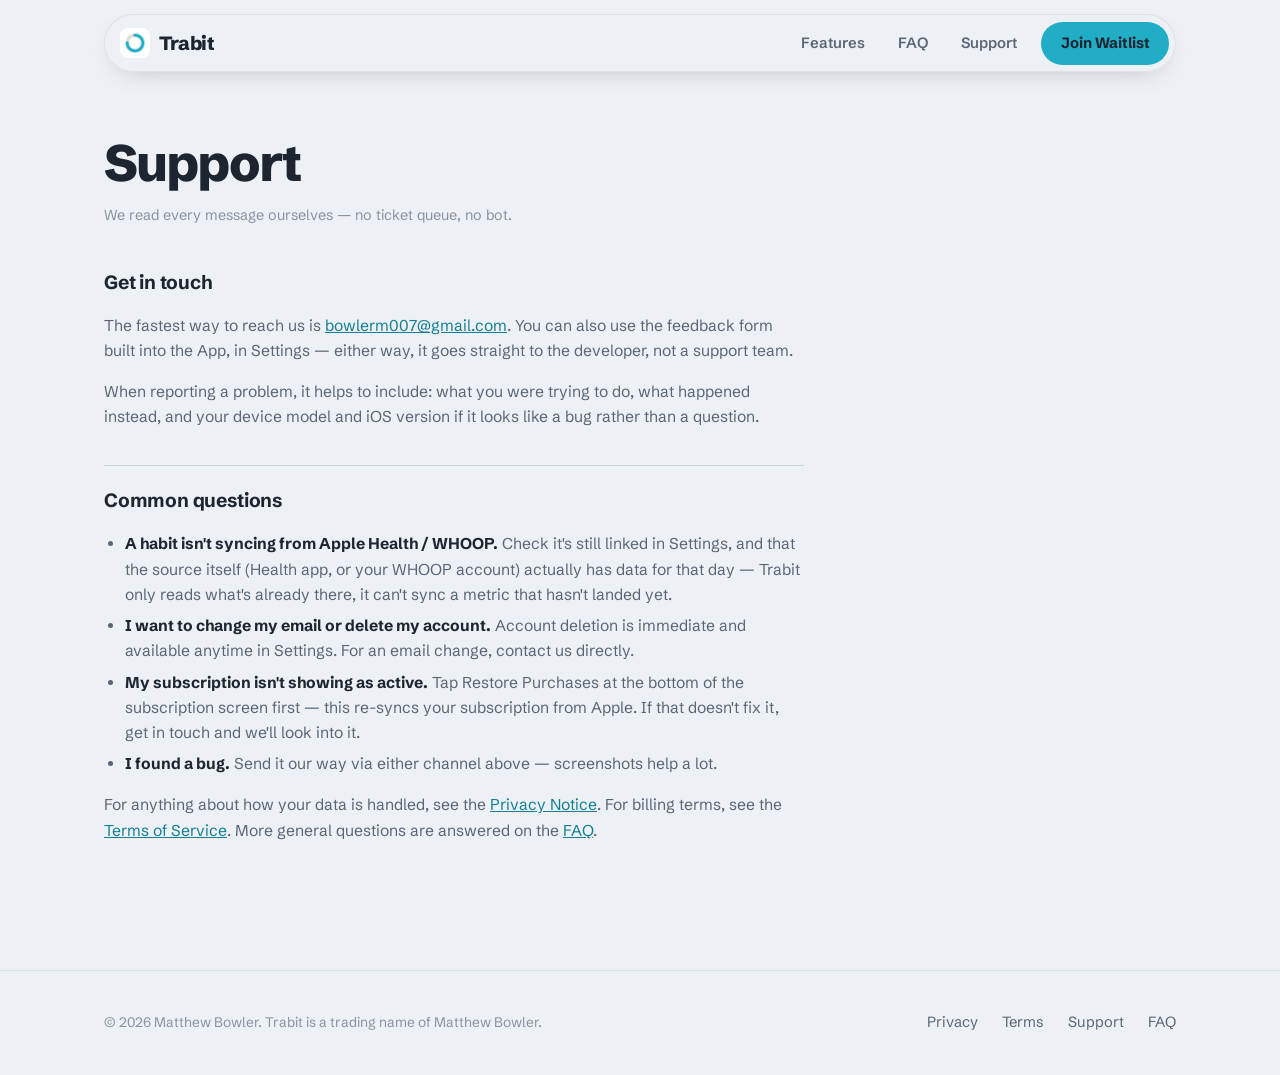
<file: support/index.html>
<!DOCTYPE html>
<html lang="en">
<head>
<meta charset="utf-8">
<meta name="viewport" content="width=device-width, initial-scale=1">
<title>Support — Trabit</title>
<meta name="description" content="Get help with Trabit, or send feedback straight to the developer.">
<link rel="preconnect" href="https://fonts.googleapis.com">
<link rel="preconnect" href="https://fonts.gstatic.com" crossorigin>
<link href="https://fonts.googleapis.com/css2?family=Schibsted+Grotesk:wght@400;500;600;700;800&display=swap" rel="stylesheet">
<link rel="icon" type="image/png" href="/assets/mark.png?v=20261027">
<link rel="apple-touch-icon" href="/assets/apple-touch-icon.png?v=20261027">
<link rel="stylesheet" href="/styles.css?v=20261027">
</head>
<body>
<nav class="nav">
  <div class="wrap nav-row">
    <a class="brand" href="/">
      <img class="brand-mark" src="/assets/mark.png?v=20261027" alt="" width="32" height="32">
      Trabit
    </a>
    <div class="nav-links">
      <a href="/#features">Features</a>
      <a href="/faq/">FAQ</a>
      <a href="/support/">Support</a>
      <button class="nav-cta" type="button" data-waitlist-open>Join Waitlist</button>
    </div>
  </div>
</nav>

<main class="doc">
  <div class="wrap">
    <div class="doc-header">
      <h1>Support</h1>
      <p class="doc-updated">We read every message ourselves — no ticket queue, no bot.</p>
    </div>

    <div class="doc-body">
      <h2 id="contact">Get in touch</h2>
      <p>
        The fastest way to reach us is <a href="mailto:bowlerm007@gmail.com?subject=Trabit%20support">bowlerm007@gmail.com</a>.
        You can also use the feedback form built into the App, in Settings — either way, it goes straight to
        the developer, not a support team.
      </p>
      <p>When reporting a problem, it helps to include: what you were trying to do, what happened instead, and
      your device model and iOS version if it looks like a bug rather than a question.</p>

      <h2 id="common">Common questions</h2>
      <ul>
        <li><strong>A habit isn't syncing from Apple Health / WHOOP.</strong> Check it's still linked in Settings, and that the source itself (Health app, or your WHOOP account) actually has data for that day — Trabit only reads what's already there, it can't sync a metric that hasn't landed yet.</li>
        <li><strong>I want to change my email or delete my account.</strong> Account deletion is immediate and available anytime in Settings. For an email change, contact us directly.</li>
        <li><strong>My subscription isn't showing as active.</strong> Tap Restore Purchases at the bottom of the subscription screen first — this re-syncs your subscription from Apple. If that doesn't fix it, get in touch and we'll look into it.</li>
        <li><strong>I found a bug.</strong> Send it our way via either channel above — screenshots help a lot.</li>
      </ul>
      <p>For anything about how your data is handled, see the <a href="/privacy/">Privacy Notice</a>. For billing terms, see the <a href="/terms/">Terms of Service</a>. More general questions are answered on the <a href="/faq/">FAQ</a>.</p>
    </div>
  </div>
</main>

<footer>
  <div class="wrap footer-row">
    <span class="footer-copy">© 2026 Matthew Bowler. Trabit is a trading name of Matthew Bowler.</span>
    <div class="footer-links">
      <a href="/privacy/">Privacy</a>
      <a href="/terms/">Terms</a>
      <a href="/support/">Support</a>
      <a href="/faq/">FAQ</a>
    </div>
  </div>
</footer>
<dialog class="waitlist-dialog" data-waitlist-dialog>
  <div class="waitlist-dialog-head">
    <h2 class="waitlist-dialog-title">Get notified</h2>
    <button class="waitlist-dialog-close" type="button" data-waitlist-close aria-label="Close">&times;</button>
  </div>
  <p class="waitlist-dialog-body">Leave your email and phone number and we'll let you know the moment you can download and test the app.</p>
  <form class="waitlist-form" data-waitlist-form>
    <div class="waitlist-field">
      <label class="waitlist-label" for="waitlist-email">Email</label>
      <input class="waitlist-input" id="waitlist-email" type="email" name="email" placeholder="you@example.com" required>
    </div>
    <div class="waitlist-field">
      <label class="waitlist-label" for="waitlist-phone">Phone number</label>
      <input class="waitlist-input" id="waitlist-phone" type="tel" name="phone" placeholder="+44 7700 900123" required>
    </div>
    <button class="btn btn-primary" type="submit">Notify me</button>
  </form>
  <p class="waitlist-status" data-waitlist-status role="status"></p>
  <p class="waitlist-success" data-waitlist-success hidden>You're on the list. We'll text and email you when the beta's ready to download.</p>
  <p class="waitlist-legal">Used only to tell you about Trabit. See the <a href="/privacy/">Privacy Notice</a>.</p>
</dialog>

<script src="/waitlist.js?v=20261027"></script>
</body>
</html>
</file>
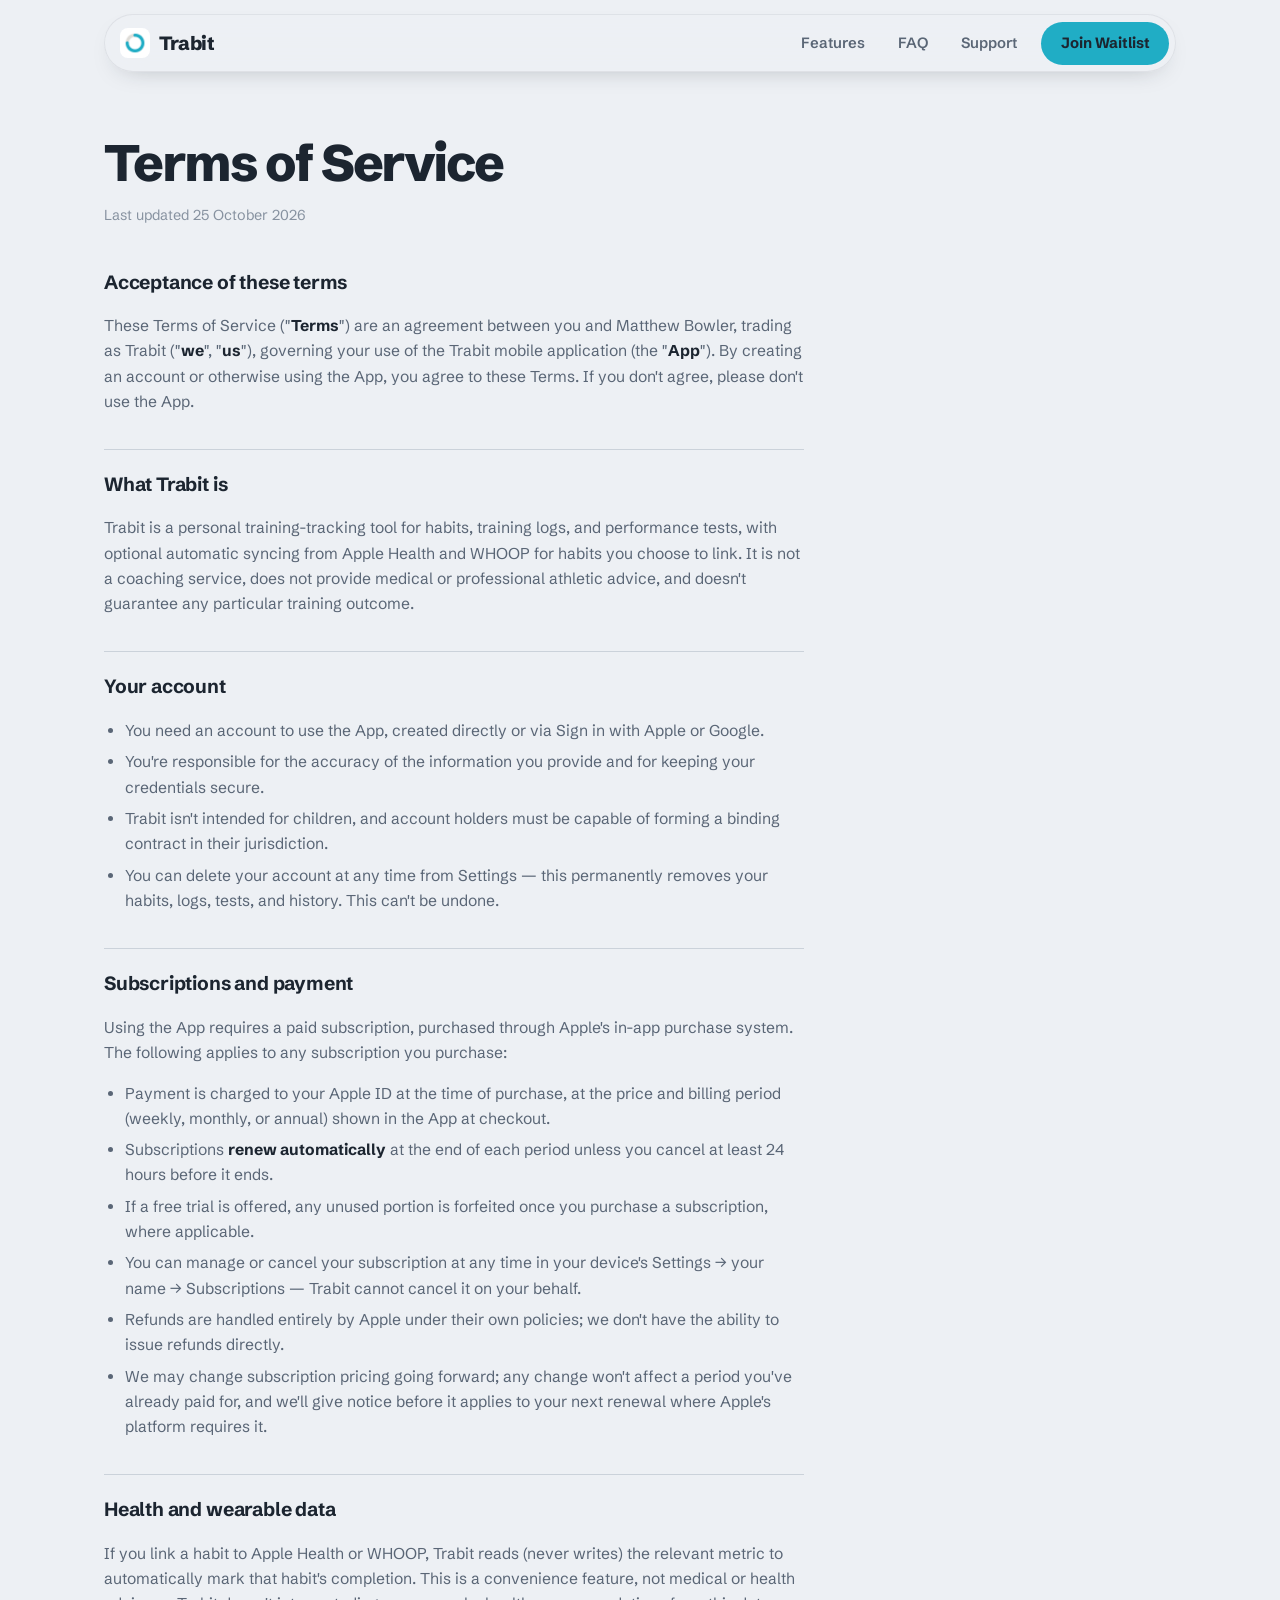
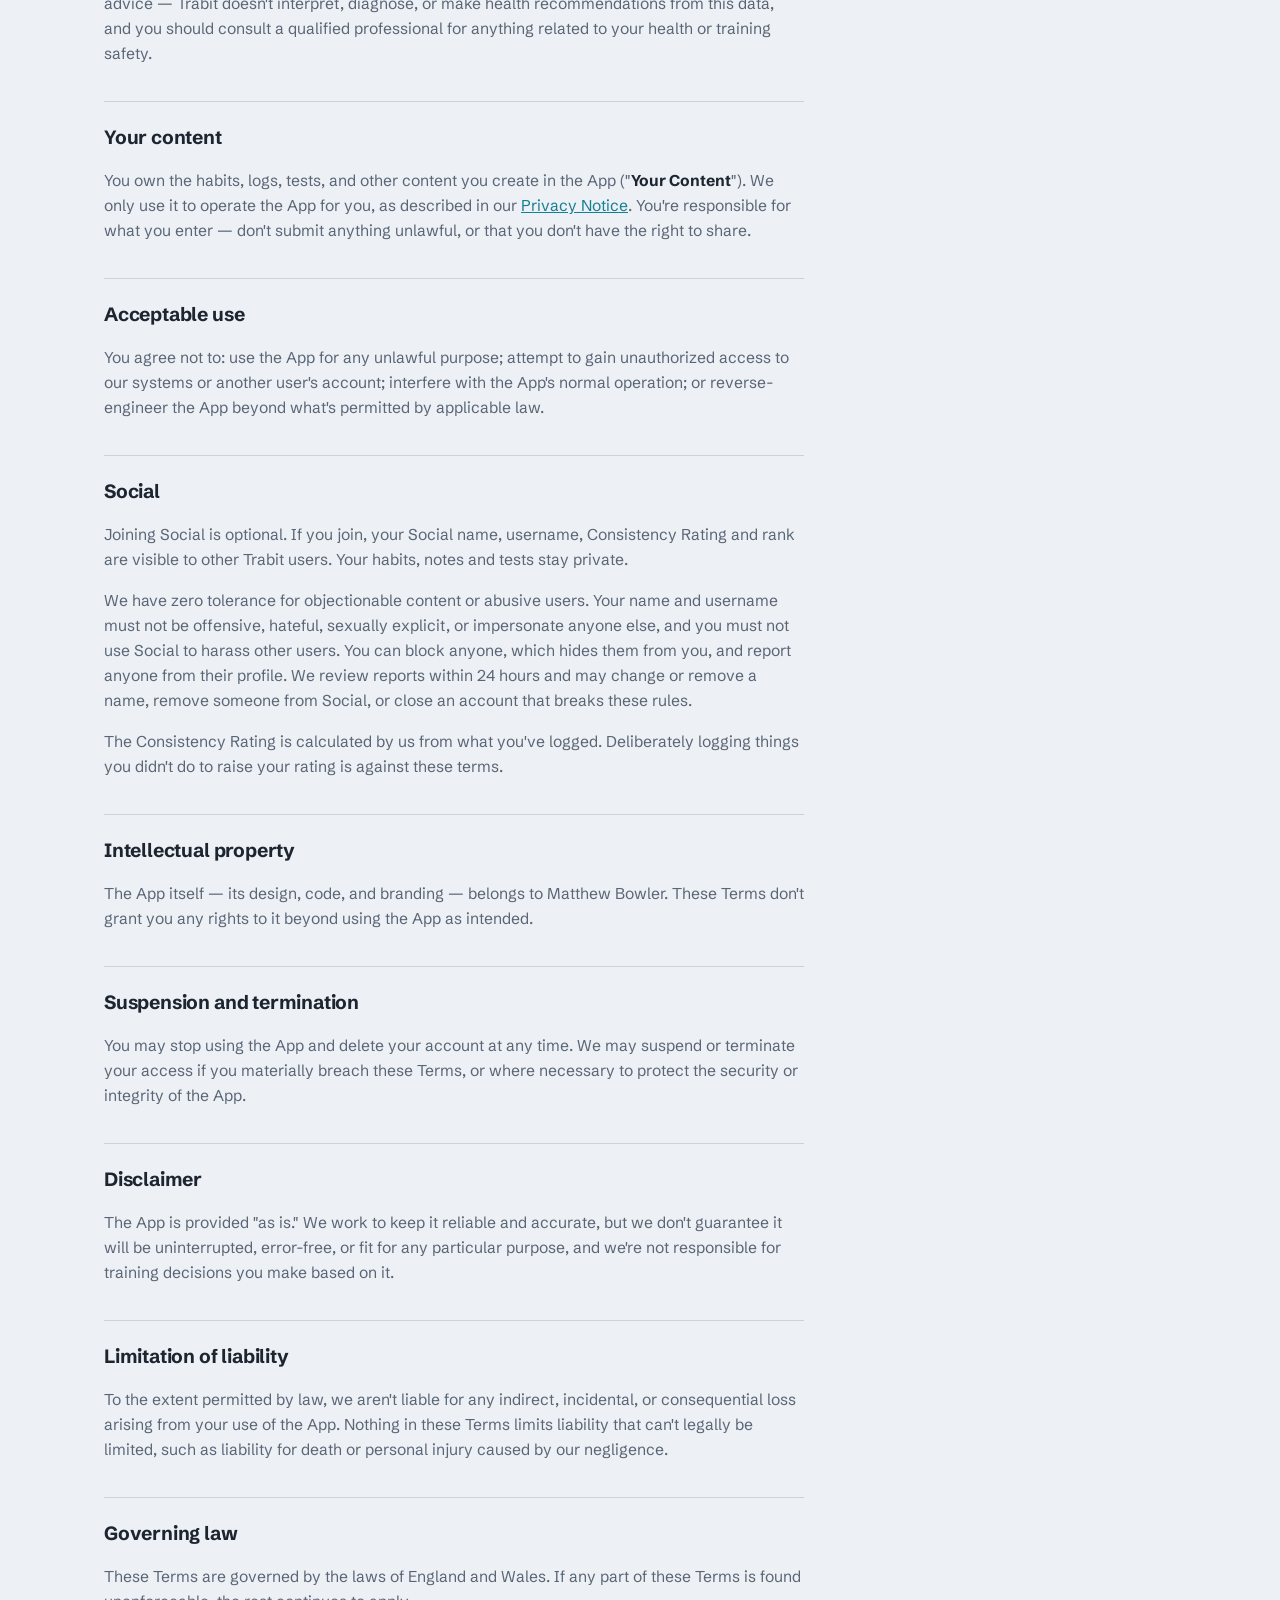
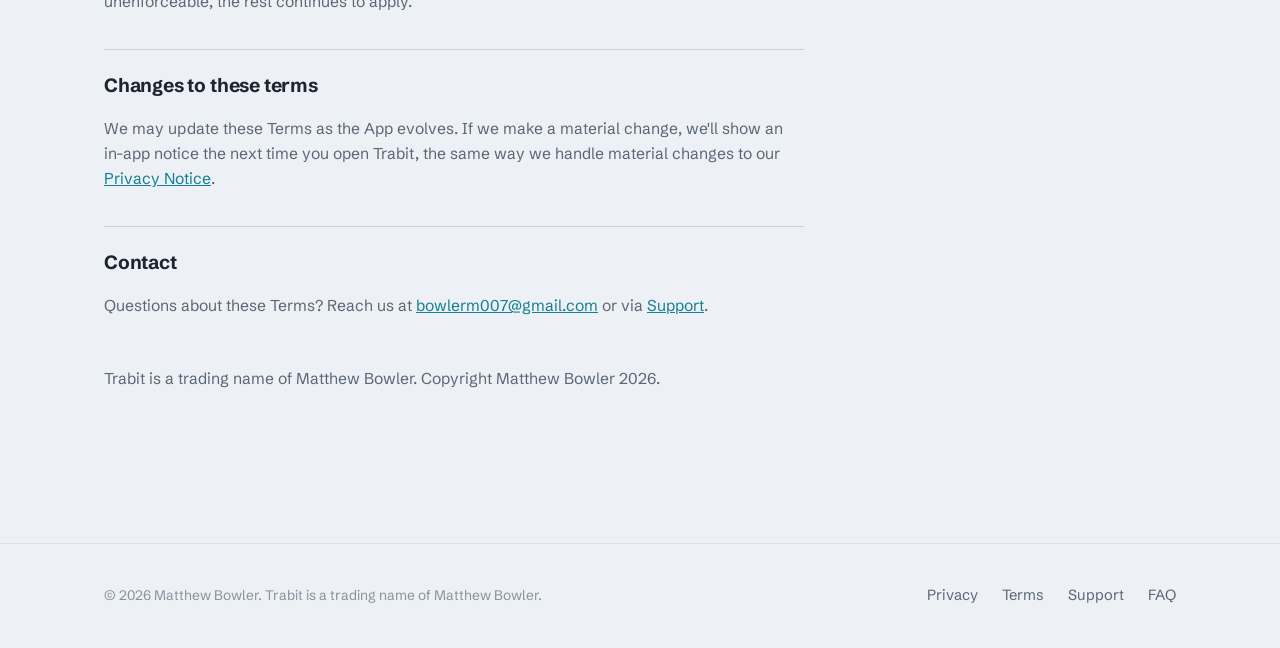
<file: terms/index.html>
<!DOCTYPE html>
<html lang="en">
<head>
<meta charset="utf-8">
<meta name="viewport" content="width=device-width, initial-scale=1">
<title>Terms of Service — Trabit</title>
<meta name="description" content="The terms that govern your use of the Trabit app.">
<link rel="preconnect" href="https://fonts.googleapis.com">
<link rel="preconnect" href="https://fonts.gstatic.com" crossorigin>
<link href="https://fonts.googleapis.com/css2?family=Schibsted+Grotesk:wght@400;500;600;700;800&display=swap" rel="stylesheet">
<link rel="icon" type="image/png" href="/assets/mark.png?v=20261027">
<link rel="apple-touch-icon" href="/assets/apple-touch-icon.png?v=20261027">
<link rel="stylesheet" href="/styles.css?v=20261027">
</head>
<body>
<nav class="nav">
  <div class="wrap nav-row">
    <a class="brand" href="/">
      <img class="brand-mark" src="/assets/mark.png?v=20261027" alt="" width="32" height="32">
      Trabit
    </a>
    <div class="nav-links">
      <a href="/#features">Features</a>
      <a href="/faq/">FAQ</a>
      <a href="/support/">Support</a>
      <button class="nav-cta" type="button" data-waitlist-open>Join Waitlist</button>
    </div>
  </div>
</nav>

<main class="doc">
  <div class="wrap">
    <div class="doc-header">
      <h1>Terms of Service</h1>
      <p class="doc-updated">Last updated 25 October 2026</p>
    </div>

    <div class="doc-body">
      <h2 id="acceptance">Acceptance of these terms</h2>
      <p>These Terms of Service ("<strong>Terms</strong>") are an agreement between you and Matthew Bowler, trading as Trabit ("<strong>we</strong>", "<strong>us</strong>"), governing your use of the Trabit mobile application (the "<strong>App</strong>"). By creating an account or otherwise using the App, you agree to these Terms. If you don't agree, please don't use the App.</p>

      <h2 id="the-service">What Trabit is</h2>
      <p>Trabit is a personal training-tracking tool for habits, training logs, and performance tests, with optional automatic syncing from Apple Health and WHOOP for habits you choose to link. It is not a coaching service, does not provide medical or professional athletic advice, and doesn't guarantee any particular training outcome.</p>

      <h2 id="accounts">Your account</h2>
      <ul>
        <li>You need an account to use the App, created directly or via Sign in with Apple or Google.</li>
        <li>You're responsible for the accuracy of the information you provide and for keeping your credentials secure.</li>
        <li>Trabit isn't intended for children, and account holders must be capable of forming a binding contract in their jurisdiction.</li>
        <li>You can delete your account at any time from Settings — this permanently removes your habits, logs, tests, and history. This can't be undone.</li>
      </ul>

      <h2 id="subscriptions">Subscriptions and payment</h2>
      <p>Using the App requires a paid subscription, purchased through Apple's in-app purchase system. The following applies to any subscription you purchase:</p>
      <ul>
        <li>Payment is charged to your Apple ID at the time of purchase, at the price and billing period (weekly, monthly, or annual) shown in the App at checkout.</li>
        <li>Subscriptions <strong>renew automatically</strong> at the end of each period unless you cancel at least 24 hours before it ends.</li>
        <li>If a free trial is offered, any unused portion is forfeited once you purchase a subscription, where applicable.</li>
        <li>You can manage or cancel your subscription at any time in your device's Settings → your name → Subscriptions — Trabit cannot cancel it on your behalf.</li>
        <li>Refunds are handled entirely by Apple under their own policies; we don't have the ability to issue refunds directly.</li>
        <li>We may change subscription pricing going forward; any change won't affect a period you've already paid for, and we'll give notice before it applies to your next renewal where Apple's platform requires it.</li>
      </ul>

      <h2 id="health-data">Health and wearable data</h2>
      <p>If you link a habit to Apple Health or WHOOP, Trabit reads (never writes) the relevant metric to automatically mark that habit's completion. This is a convenience feature, not medical or health advice — Trabit doesn't interpret, diagnose, or make health recommendations from this data, and you should consult a qualified professional for anything related to your health or training safety.</p>

      <h2 id="content">Your content</h2>
      <p>You own the habits, logs, tests, and other content you create in the App ("<strong>Your Content</strong>"). We only use it to operate the App for you, as described in our <a href="/privacy/">Privacy Notice</a>. You're responsible for what you enter — don't submit anything unlawful, or that you don't have the right to share.</p>

      <h2 id="acceptable-use">Acceptable use</h2>
      <p>You agree not to: use the App for any unlawful purpose; attempt to gain unauthorized access to our systems or another user's account; interfere with the App's normal operation; or reverse-engineer the App beyond what's permitted by applicable law.</p>

      <h2 id="social">Social</h2>
      <p>Joining Social is optional. If you join, your Social name, username, Consistency Rating and rank are visible to other Trabit users. Your habits, notes and tests stay private.</p>
      <p>We have zero tolerance for objectionable content or abusive users. Your name and username must not be offensive, hateful, sexually explicit, or impersonate anyone else, and you must not use Social to harass other users. You can block anyone, which hides them from you, and report anyone from their profile. We review reports within 24 hours and may change or remove a name, remove someone from Social, or close an account that breaks these rules.</p>
      <p>The Consistency Rating is calculated by us from what you've logged. Deliberately logging things you didn't do to raise your rating is against these terms.</p>

      <h2 id="ip">Intellectual property</h2>
      <p>The App itself — its design, code, and branding — belongs to Matthew Bowler. These Terms don't grant you any rights to it beyond using the App as intended.</p>

      <h2 id="termination">Suspension and termination</h2>
      <p>You may stop using the App and delete your account at any time. We may suspend or terminate your access if you materially breach these Terms, or where necessary to protect the security or integrity of the App.</p>

      <h2 id="disclaimer">Disclaimer</h2>
      <p>The App is provided "as is." We work to keep it reliable and accurate, but we don't guarantee it will be uninterrupted, error-free, or fit for any particular purpose, and we're not responsible for training decisions you make based on it.</p>

      <h2 id="liability">Limitation of liability</h2>
      <p>To the extent permitted by law, we aren't liable for any indirect, incidental, or consequential loss arising from your use of the App. Nothing in these Terms limits liability that can't legally be limited, such as liability for death or personal injury caused by our negligence.</p>

      <h2 id="law">Governing law</h2>
      <p>These Terms are governed by the laws of England and Wales. If any part of these Terms is found unenforceable, the rest continues to apply.</p>

      <h2 id="changes">Changes to these terms</h2>
      <p>We may update these Terms as the App evolves. If we make a material change, we'll show an in-app notice the next time you open Trabit, the same way we handle material changes to our <a href="/privacy/">Privacy Notice</a>.</p>

      <h2 id="contact">Contact</h2>
      <p>Questions about these Terms? Reach us at <a href="mailto:bowlerm007@gmail.com">bowlerm007@gmail.com</a> or via <a href="/support/">Support</a>.</p>

      <p class="doc-updated" style="margin-top:3rem">Trabit is a trading name of Matthew Bowler. Copyright Matthew Bowler 2026.</p>
    </div>
  </div>
</main>

<footer>
  <div class="wrap footer-row">
    <span class="footer-copy">© 2026 Matthew Bowler. Trabit is a trading name of Matthew Bowler.</span>
    <div class="footer-links">
      <a href="/privacy/">Privacy</a>
      <a href="/terms/">Terms</a>
      <a href="/support/">Support</a>
      <a href="/faq/">FAQ</a>
    </div>
  </div>
</footer>
<dialog class="waitlist-dialog" data-waitlist-dialog>
  <div class="waitlist-dialog-head">
    <h2 class="waitlist-dialog-title">Get notified</h2>
    <button class="waitlist-dialog-close" type="button" data-waitlist-close aria-label="Close">&times;</button>
  </div>
  <p class="waitlist-dialog-body">Leave your email and phone number and we'll let you know the moment you can download and test the app.</p>
  <form class="waitlist-form" data-waitlist-form>
    <div class="waitlist-field">
      <label class="waitlist-label" for="waitlist-email">Email</label>
      <input class="waitlist-input" id="waitlist-email" type="email" name="email" placeholder="you@example.com" required>
    </div>
    <div class="waitlist-field">
      <label class="waitlist-label" for="waitlist-phone">Phone number</label>
      <input class="waitlist-input" id="waitlist-phone" type="tel" name="phone" placeholder="+44 7700 900123" required>
    </div>
    <button class="btn btn-primary" type="submit">Notify me</button>
  </form>
  <p class="waitlist-status" data-waitlist-status role="status"></p>
  <p class="waitlist-success" data-waitlist-success hidden>You're on the list. We'll text and email you when the beta's ready to download.</p>
  <p class="waitlist-legal">Used only to tell you about Trabit. See the <a href="/privacy/">Privacy Notice</a>.</p>
</dialog>

<script src="/waitlist.js?v=20261027"></script>
</body>
</html>
</file>
<file: styles.css>
/* Trabit marketing site — shared design system.
   Tokens are the app's own lib/theme.ts values, so a visitor recognizes the
   app in the site: a cool-grey page with warm stone-grey cards and the
   Trabit blue accent. Light only, like the app's default appearance; the
   near-black palette is kept under data-theme="dark" but nothing sets it.

   Shapes follow the app too: one family (Schibsted Grotesk, loaded via a
   Google Fonts <link> in each page's <head>), a floating pill nav like the
   app's tab bar, a connected pill switcher like Today/Stats/Calendar, and
   big soft-cornered stone cards like the grouped category cards on Today.
   Labels on the blue are navy, not white — white on this blue is only
   ~2.7:1. */

:root {
  --bg: #edf0f4;
  --surface: #dedcd7;
  --surface-2: #e6e4df;
  --ink: #1c2530;
  --ink-soft: #5a6676;
  --ink-faint: #8792a0;
  --accent: #20adc5;
  --accent-text: #137f92;
  --accent-ink: #1c2530;
  --accent-soft: rgba(32, 173, 197, 0.12);
  --border: #dde2e8;
  --border-strong: #cbd2da;

  --amber: #a8540c;
  --amber-fill: #e57b1b;
  --amber-soft: rgba(229, 123, 27, 0.12);
  --coral: #b0564e;
  --coral-fill: #e0685c;
  --coral-soft: rgba(176, 86, 78, 0.11);
  --indigo: #6650d0;
  --indigo-fill: #9b85fa;
  --indigo-soft: rgba(155, 133, 250, 0.12);

  /* The Social panel is always the app's dark instrument palette. */
  --night: #0b0d10;
  --night-surface: #14171b;
  --night-ink: #f2f3f5;
  --night-soft: #8b909a;
  --night-border: #1e2126;

  --glow: rgba(32, 173, 197, 0.32);
  --phone-shadow:
    0 1px 1px rgba(16, 20, 26, 0.18),
    0 0.9rem 1.6rem -0.8rem rgba(16, 20, 26, 0.35),
    0 2.6rem 5rem -2rem rgba(16, 20, 26, 0.55);

  --radius-md: 14px;
  --radius-lg: 28px;
  --radius-xl: 36px;
  --radius-full: 999px;

  --max-width: 1120px;
  --font-body: 'Schibsted Grotesk', -apple-system, BlinkMacSystemFont, 'SF Pro Text', 'Segoe UI', Roboto, sans-serif;

  color-scheme: light;
}

:root[data-theme='dark'] {
  --bg: #0b0d10;
  --surface: #14171b;
  --surface-2: #1b1f24;
  --ink: #f2f3f5;
  --ink-soft: #8b909a;
  --ink-faint: #656a73;
  --accent-text: #20adc5;
  --accent-ink: #0b0d10;
  --accent-soft: rgba(32, 173, 197, 0.16);
  --border: #1e2126;
  --border-strong: #33373d;

  --amber: #e57b1b;
  --amber-soft: rgba(229, 123, 27, 0.16);
  --coral: #e0685c;
  --coral-soft: rgba(224, 104, 92, 0.14);
  --indigo: #9b85fa;
  --indigo-soft: rgba(155, 133, 250, 0.16);

  --night: #14171b;
  --night-border: #262a30;

  --glow: rgba(32, 173, 197, 0.3);
  --phone-shadow: 0 2.4rem 4.5rem -2rem rgba(0, 0, 0, 0.8), 0 0 0 1px rgba(255, 255, 255, 0.04);
}

* {
  box-sizing: border-box;
}

html {
  scroll-behavior: smooth;
  scroll-padding-top: 6rem;
}

body {
  margin: 0;
  background: var(--bg);
  color: var(--ink);
  font-family: var(--font-body);
  font-size: 16px;
  line-height: 1.6;
  -webkit-font-smoothing: antialiased;
  overflow-x: clip;
}

img {
  max-width: 100%;
  height: auto;
  display: block;
}

a {
  color: var(--accent-text);
}

em {
  font-style: normal;
  color: var(--accent);
}

.wrap {
  max-width: var(--max-width);
  margin: 0 auto;
  padding: 0 1.5rem;
}

/* ---------- Nav ---------- */

/* A floating frosted pill, like the app's own tab bar. */
.nav {
  position: sticky;
  top: 0;
  z-index: 20;
  padding-top: 0.9rem;
}

.nav-row {
  display: flex;
  align-items: center;
  justify-content: space-between;
  max-width: calc(var(--max-width) - 3rem);
  margin: 0 auto;
  padding: 0.45rem 0.45rem 0.45rem 1rem;
  border-radius: var(--radius-full);
  background: color-mix(in srgb, var(--bg) 72%, transparent);
  backdrop-filter: blur(18px) saturate(1.4);
  -webkit-backdrop-filter: blur(18px) saturate(1.4);
  box-shadow: inset 0 0 0 1px color-mix(in srgb, var(--ink) 7%, transparent), 0 0.6rem 1.6rem -1rem rgba(28, 37, 48, 0.35);
}

/* .wrap's gutter becomes the gap between the pill and the viewport edge. */
.nav .wrap.nav-row {
  width: calc(100% - 2rem);
}

.brand {
  display: flex;
  align-items: center;
  gap: 0.55rem;
  font-weight: 800;
  letter-spacing: -0.02em;
  font-size: 1.2rem;
  color: var(--ink);
  text-decoration: none;
}

.brand-mark {
  width: 30px;
  height: 30px;
  border-radius: 8px;
}

.nav-links {
  display: flex;
  align-items: center;
  gap: 0.25rem;
  font-size: 0.93rem;
  font-weight: 600;
}

.nav-links a {
  color: var(--ink-soft);
  text-decoration: none;
  padding: 0.5rem 0.9rem;
  border-radius: var(--radius-full);
}

.nav-links a:hover {
  color: var(--ink);
  background: color-mix(in srgb, var(--ink) 6%, transparent);
}

.nav-cta {
  margin-left: 0.4rem;
  background: var(--accent);
  color: var(--accent-ink) !important;
  padding: 0.6rem 1.2rem;
  border-radius: var(--radius-full);
  border: none;
  font: inherit;
  font-weight: 700;
  cursor: pointer;
}

/* ---------- Buttons ---------- */

/* Pill buttons, like the app's own primary actions ("Add 4 habits",
   "Continue") — navy label on the blue. */
.btn {
  display: inline-flex;
  align-items: center;
  justify-content: center;
  gap: 0.5rem;
  min-height: 52px;
  padding: 0 1.7rem;
  border-radius: var(--radius-full);
  font-family: var(--font-body);
  font-weight: 700;
  font-size: 1rem;
  text-decoration: none;
  border: none;
  cursor: pointer;
  transition: transform 0.15s ease, filter 0.15s ease;
}

.btn:hover {
  filter: brightness(1.04);
}

.btn:active {
  transform: scale(0.98);
}

.btn:disabled {
  opacity: 0.6;
  cursor: default;
}

.btn-primary {
  background: var(--accent);
  color: var(--accent-ink);
}

.btn-secondary {
  background: var(--surface);
  color: var(--ink);
}

/* ---------- Waitlist ---------- */

.waitlist-dialog {
  width: min(26rem, calc(100vw - 2.5rem));
  padding: 2rem;
  border: none;
  border-radius: var(--radius-lg);
  background: var(--bg);
  color: var(--ink);
}

.waitlist-dialog::backdrop {
  background: color-mix(in srgb, var(--ink) 55%, transparent);
  backdrop-filter: blur(4px);
}

.waitlist-dialog-head {
  display: flex;
  align-items: flex-start;
  justify-content: space-between;
  gap: 1rem;
  margin-bottom: 0.4rem;
}

.waitlist-dialog-title {
  font-weight: 800;
  letter-spacing: -0.02em;
  font-size: 1.6rem;
  margin: 0;
}

.waitlist-dialog-close {
  flex-shrink: 0;
  width: 2rem;
  height: 2rem;
  display: inline-flex;
  align-items: center;
  justify-content: center;
  border-radius: var(--radius-full);
  border: none;
  background: var(--surface);
  color: var(--ink-soft);
  font-size: 1.2rem;
  line-height: 1;
  cursor: pointer;
}

.waitlist-dialog-close:hover {
  color: var(--ink);
}

.waitlist-dialog-body {
  color: var(--ink-soft);
  margin: 0 0 1.5rem;
}

.waitlist-form {
  display: flex;
  flex-direction: column;
  gap: 0.9rem;
}

.waitlist-label {
  font-size: 0.75rem;
  font-weight: 700;
  letter-spacing: 0.08em;
  text-transform: uppercase;
  color: var(--ink-faint);
}

.waitlist-field {
  display: flex;
  flex-direction: column;
  gap: 0.4rem;
}

.waitlist-input {
  width: 100%;
  padding: 0.85rem 1.1rem;
  border-radius: var(--radius-md);
  border: none;
  background: var(--surface);
  color: var(--ink);
  font-family: var(--font-body);
  font-size: 1rem;
}

.waitlist-input::placeholder {
  color: var(--ink-faint);
}

.waitlist-input:focus-visible {
  outline: 2px solid var(--accent);
  outline-offset: 2px;
}

.waitlist-form .btn {
  margin-top: 0.3rem;
  width: 100%;
}

.waitlist-status {
  margin: 0.7rem 0 0;
  font-size: 0.85rem;
  color: var(--coral);
  min-height: 1.2em;
}

.waitlist-success {
  margin: 0;
  font-size: 1rem;
  font-weight: 600;
  color: var(--accent-text);
}

.waitlist-legal {
  margin: 0.9rem 0 0;
  font-size: 0.8rem;
  color: var(--ink-faint);
}

/* ---------- Phone ---------- */

/* An iPhone 17 Pro drawn in CSS around a full-resolution capture: a
   graphite titanium band with polished edges, a black glass bezel, the
   Action button and volume keys on the left, the side button and Camera
   Control on the right, and a soft reflection across the glass. Radii are
   the device's own corner curves as a share of its width and height, so
   each layer sits concentric with the capture's rounded screen. */
.phone {
  position: relative;
  padding: 1.25%;
  border-radius: 16.6% / 7.7%;
  background:
    linear-gradient(90deg, rgba(255, 255, 255, 0.45) 0%, rgba(255, 255, 255, 0) 3.5%, rgba(255, 255, 255, 0) 96.5%, rgba(255, 255, 255, 0.4) 100%),
    linear-gradient(160deg, #a3a8b0 0%, #4a4f57 14%, #24282e 45%, #2f343b 75%, #8d929b 100%);
  box-shadow: var(--phone-shadow);
}

/* Action button, volume up, volume down. */
.phone::before,
.phone::after {
  content: '';
  position: absolute;
  width: 1.1%;
  border-radius: 3px 0 0 3px;
}

.phone::before {
  left: -0.85%;
  top: 17%;
  height: 25%;
  background:
    linear-gradient(90deg, #2b2f35, #8a8f98 55%, #3b4047) 0 0 / 100% 14% no-repeat,
    linear-gradient(90deg, #2b2f35, #8a8f98 55%, #3b4047) 0 48% / 100% 27% no-repeat,
    linear-gradient(90deg, #2b2f35, #8a8f98 55%, #3b4047) 0 100% / 100% 27% no-repeat;
}

/* Side button, and Camera Control lower down. */
.phone::after {
  right: -0.85%;
  top: 23%;
  height: 33%;
  border-radius: 0 3px 3px 0;
  background:
    linear-gradient(270deg, #2b2f35, #8a8f98 55%, #3b4047) 0 0 / 100% 30% no-repeat,
    linear-gradient(270deg, #15181c, #3c4148 55%, #1d2025) 0 100% / 100% 22% no-repeat;
}

.screen {
  position: relative;
  padding: 2.3%;
  border-radius: 15.4% / 7.1%;
  background: #030405;
  box-shadow: inset 0 0 0 1px rgba(255, 255, 255, 0.07);
  overflow: hidden;
}

/* Light catching the cover glass. */
.screen::after {
  content: '';
  position: absolute;
  inset: 0;
  border-radius: inherit;
  background: linear-gradient(115deg, rgba(255, 255, 255, 0.13) 0%, rgba(255, 255, 255, 0.04) 36%, rgba(255, 255, 255, 0) 36.4%);
  pointer-events: none;
}

.screen img {
  width: 100%;
  border-radius: 13.6% / 6.3%;
  background: var(--bg);
}

.screen img[hidden] {
  display: none;
}

/* ---------- Hero ---------- */

.hero {
  padding: 4.5rem 0 2rem;
  text-align: center;
}

.hero-copy {
  max-width: 50rem;
  margin: 0 auto;
}

/* The app's typography.eyebrow, with the same leading dot as Today's
   "IN SEASON" telemetry strip, set in a pill. */
.eyebrow {
  display: inline-flex;
  align-items: center;
  gap: 0.5rem;
  padding: 0.4rem 0.9rem;
  border-radius: var(--radius-full);
  background: var(--surface);
  font-size: 0.75rem;
  font-weight: 700;
  letter-spacing: 0.1em;
  text-transform: uppercase;
  color: var(--ink-soft);
  margin-bottom: 1.6rem;
}

.eyebrow::before {
  content: '';
  width: 7px;
  height: 7px;
  border-radius: var(--radius-full);
  background: var(--accent);
  flex-shrink: 0;
  box-shadow: 0 0 0 3px var(--accent-soft);
}

.hero-title {
  font-weight: 800;
  font-size: clamp(2.6rem, 7vw, 5.2rem);
  line-height: 0.98;
  letter-spacing: -0.045em;
  margin: 0 auto 1.4rem;
  max-width: 14ch;
  text-wrap: balance;
}

.hero-subtitle {
  font-size: clamp(1.05rem, 1.6vw, 1.22rem);
  color: var(--ink-soft);
  max-width: 44ch;
  margin: 0 auto 2.2rem;
}

.hero-actions {
  display: flex;
  gap: 0.8rem;
  flex-wrap: wrap;
  justify-content: center;
}

/* Today front and centre, with Stats and Calendar fanned out behind it. */
.hero-stage {
  position: relative;
  display: flex;
  justify-content: center;
  align-items: flex-start;
  margin-top: 4rem;
  padding-bottom: 1rem;
}

.hero-stage::before {
  content: '';
  position: absolute;
  left: 50%;
  top: 18%;
  width: min(900px, 120%);
  height: 70%;
  transform: translateX(-50%);
  background: radial-gradient(ellipse at center, var(--glow) 0%, transparent 65%);
  filter: blur(2rem);
  z-index: 0;
}

.phone-main {
  z-index: 2;
  width: clamp(240px, 30vw, 340px);
}

.phone-side {
  z-index: 1;
  width: clamp(200px, 25vw, 286px);
  margin-top: 3.5rem;
}

/* Turned in toward the centre phone in real perspective, the way a
   product shot fans devices, rather than flat-rotated. */
.phone-left {
  margin-right: -3.5rem;
  transform: perspective(1500px) rotateY(26deg) rotateZ(-1.5deg);
  transform-origin: right center;
}

.phone-right {
  margin-left: -3.5rem;
  transform: perspective(1500px) rotateY(-26deg) rotateZ(1.5deg);
  transform-origin: left center;
}

/* ---------- Sections ---------- */

section {
  padding: 4.5rem 0;
}

.section-head {
  max-width: 44ch;
  margin-bottom: 2.8rem;
}

.section-head.center {
  max-width: 38rem;
  margin-left: auto;
  margin-right: auto;
  text-align: center;
}

.section-eyebrow {
  font-size: 0.78rem;
  font-weight: 700;
  letter-spacing: 0.1em;
  text-transform: uppercase;
  color: var(--accent-text);
  margin-bottom: 0.7rem;
}

.section-title {
  font-weight: 800;
  font-size: clamp(1.9rem, 4vw, 3rem);
  line-height: 1.04;
  letter-spacing: -0.04em;
  margin: 0 0 0.9rem;
  text-wrap: balance;
}

.section-body {
  color: var(--ink-soft);
  font-size: 1.08rem;
  margin: 0;
}

/* ---------- Status panel ---------- */

/* The Stats tab's breakdown card, blown up: one segmented bar, four
   outcomes beneath it. */
.status-section {
  padding-top: 2.5rem;
}

.status-panel {
  background: var(--surface);
  border-radius: var(--radius-xl);
  padding: clamp(1.6rem, 4vw, 3rem);
}

.status-intro {
  display: flex;
  align-items: baseline;
  justify-content: space-between;
  gap: 1rem 3rem;
  flex-wrap: wrap;
  margin-bottom: 1.8rem;
}

.status-title {
  font-weight: 800;
  font-size: clamp(1.6rem, 3vw, 2.2rem);
  letter-spacing: -0.035em;
  line-height: 1.05;
  margin: 0;
}

.status-intro p {
  margin: 0;
  color: var(--ink-soft);
  max-width: 42ch;
}

.status-bar {
  display: flex;
  gap: 4px;
  height: 14px;
  margin-bottom: 1.8rem;
}

.status-bar span {
  width: var(--w);
  background: var(--c);
  border-radius: var(--radius-full);
}

.status-grid {
  display: grid;
  grid-template-columns: repeat(4, 1fr);
  gap: 1.5rem;
  margin: 0;
}

.status-grid dt {
  display: flex;
  align-items: center;
  gap: 0.5rem;
  font-weight: 800;
  font-size: 1.1rem;
  letter-spacing: -0.01em;
  margin-bottom: 0.3rem;
}

.status-grid dt::before {
  content: '';
  width: 10px;
  height: 10px;
  border-radius: var(--radius-full);
  background: var(--dot);
}

.status-grid dd {
  margin: 0;
  color: var(--ink-soft);
  font-size: 0.95rem;
  line-height: 1.5;
}

/* ---------- Switcher ---------- */

.switcher {
  display: flex;
  flex-direction: column;
  align-items: center;
}

/* The app's connected pill bar: equal sections on stone, with the selected
   one filled in the accent. */
.segmented {
  --i: 0;
  position: relative;
  display: grid;
  grid-template-columns: repeat(3, 1fr);
  width: min(26rem, 100%);
  padding: 4px;
  border-radius: var(--radius-full);
  background: var(--surface);
  margin-bottom: 3.5rem;
}

.segmented::before {
  content: '';
  position: absolute;
  top: 4px;
  bottom: 4px;
  left: 4px;
  width: calc((100% - 8px) / 3);
  border-radius: var(--radius-full);
  background: var(--accent);
  transform: translateX(calc(var(--i) * 100%));
  transition: transform 0.3s cubic-bezier(0.3, 0.7, 0.2, 1);
}

.segmented button {
  position: relative;
  z-index: 1;
  padding: 0.75rem 0;
  border: none;
  background: none;
  font: inherit;
  font-weight: 700;
  font-size: 1rem;
  color: var(--ink-soft);
  cursor: pointer;
  border-radius: var(--radius-full);
  transition: color 0.2s ease;
}

.segmented button[aria-selected='true'] {
  color: var(--accent-ink);
}

.segmented button:focus-visible {
  outline: 2px solid var(--accent);
  outline-offset: 2px;
}

.switcher-body {
  display: grid;
  grid-template-columns: 1fr auto;
  align-items: center;
  gap: 5rem;
  width: 100%;
  max-width: 62rem;
}

.switcher-media {
  position: relative;
  width: clamp(250px, 30vw, 330px);
}

.switcher-media::before {
  content: '';
  position: absolute;
  inset: 10% -20%;
  background: radial-gradient(ellipse at center, var(--glow) 0%, transparent 65%);
  filter: blur(1.5rem);
}

.switcher-panel {
  animation: fade-up 0.35s ease both;
}

.switcher-media img:not([hidden]) {
  animation: fade 0.3s ease both;
}

@keyframes fade-up {
  from { opacity: 0; transform: translateY(8px); }
  to { opacity: 1; transform: none; }
}

@keyframes fade {
  from { opacity: 0.4; }
  to { opacity: 1; }
}

@media (prefers-reduced-motion: reduce) {
  .switcher-panel,
  .switcher-media img:not([hidden]) {
    animation: none;
  }
  .segmented::before {
    transition: none;
  }
}

.feature-tag {
  display: inline-flex;
  align-items: center;
  gap: 0.45rem;
  font-size: 0.74rem;
  font-weight: 700;
  letter-spacing: 0.1em;
  text-transform: uppercase;
  color: var(--ink-soft);
  margin-bottom: 0.7rem;
}

.feature-tag::before {
  content: '';
  width: 7px;
  height: 7px;
  border-radius: var(--radius-full);
  background: var(--dot, var(--accent));
}

.feature-title {
  font-weight: 800;
  font-size: clamp(1.7rem, 3vw, 2.4rem);
  line-height: 1.06;
  letter-spacing: -0.035em;
  margin: 0 0 1rem;
}

.feature-body {
  color: var(--ink-soft);
  font-size: 1.08rem;
  max-width: 44ch;
  margin: 0;
}

.feature-points {
  list-style: none;
  padding: 0;
  margin: 1.6rem 0 0;
  display: flex;
  flex-direction: column;
  gap: 0.6rem;
}

.feature-points li {
  display: flex;
  gap: 0.7rem;
  align-items: center;
  font-weight: 600;
  font-size: 1rem;
}

.feature-points li::before {
  content: '';
  flex-shrink: 0;
  width: 18px;
  height: 18px;
  border-radius: var(--radius-full);
  background:
    no-repeat center / 10px url("data:image/svg+xml,%3Csvg xmlns='http://www.w3.org/2000/svg' viewBox='0 0 12 12'%3E%3Cpath d='M2.5 6.2 5 8.5l4.5-5' fill='none' stroke='%231c2530' stroke-width='1.8' stroke-linecap='round' stroke-linejoin='round'/%3E%3C/svg%3E"),
    var(--accent);
}

/* ---------- Tiles ---------- */

/* Stone cards with copy on top and a phone rising out of the bottom edge. */
.tiles {
  display: grid;
  grid-template-columns: repeat(3, 1fr);
  gap: 1.25rem;
}

.tile {
  display: flex;
  flex-direction: column;
  background: var(--surface);
  border-radius: var(--radius-xl);
  overflow: hidden;
}

.tile-copy {
  padding: 2rem 2rem 1.6rem;
}

.tile-title {
  font-weight: 800;
  font-size: 1.55rem;
  letter-spacing: -0.03em;
  line-height: 1.1;
  margin: 0 0 0.6rem;
}

.tile-copy p {
  margin: 0;
  color: var(--ink-soft);
  font-size: 0.98rem;
  line-height: 1.55;
}

.tile-media {
  margin-top: auto;
  height: 23rem;
  overflow: hidden;
  padding: 0 12%;
}

/* ---------- Social (dark panel) ---------- */

.dark-panel {
  display: grid;
  grid-template-columns: 1fr auto;
  align-items: center;
  gap: 4rem;
  padding: clamp(2rem, 5vw, 4rem) clamp(1.6rem, 6vw, 5rem) 0;
  border-radius: var(--radius-xl);
  background:
    radial-gradient(ellipse 60% 70% at 85% 65%, rgba(32, 173, 197, 0.28), transparent 70%),
    var(--night);
  box-shadow: inset 0 0 0 1px var(--night-border);
  color: var(--night-ink);
  overflow: hidden;
}

.dark-copy {
  padding-bottom: clamp(2rem, 5vw, 4rem);
}

.dark-panel .section-eyebrow {
  color: var(--accent);
}

.dark-panel .section-body {
  color: var(--night-soft);
  max-width: 42ch;
}

.rating-readout {
  display: inline-grid;
  margin: 2rem 0 1.6rem;
  padding: 1.1rem 1.4rem;
  border-radius: var(--radius-lg);
  background: var(--night-surface);
  box-shadow: inset 0 0 0 1px var(--night-border);
}

.rating-label {
  font-size: 0.7rem;
  font-weight: 700;
  letter-spacing: 0.1em;
  text-transform: uppercase;
  color: var(--night-soft);
}

.rating-value {
  font-weight: 800;
  font-size: 3.4rem;
  line-height: 1;
  letter-spacing: -0.04em;
  margin: 0.3rem 0 0.4rem;
}

.rating-meta {
  font-size: 0.92rem;
  color: var(--night-soft);
}

.rating-meta b {
  color: var(--accent);
}

.dark-note {
  margin: 0;
  font-size: 0.92rem;
  color: var(--night-soft);
  max-width: 40ch;
}

.dark-media {
  width: clamp(240px, 28vw, 320px);
  align-self: end;
  height: 34rem;
  padding: 0 4px;
  overflow: hidden;
}

.dark-media .phone {
  box-shadow: 0 0 4rem -0.5rem rgba(32, 173, 197, 0.35);
}

/* ---------- Widgets ---------- */

.widgets-row {
  display: grid;
  grid-template-columns: auto 1fr;
  align-items: center;
  gap: 4.5rem;
}

/* A slice of Home Screen wallpaper with light and dark widgets on it. */
.widget-wall {
  width: clamp(280px, 38vw, 420px);
  padding: 1.6rem;
  border-radius: var(--radius-xl);
  background:
    radial-gradient(circle at 15% 15%, rgba(155, 133, 250, 0.55), transparent 55%),
    radial-gradient(circle at 90% 85%, rgba(32, 173, 197, 0.55), transparent 55%),
    linear-gradient(160deg, #8ea3b8 0%, #b9a9cc 100%);
  display: grid;
  grid-template-columns: 1fr 1fr;
  gap: 1rem;
}

.widget-wall img {
  width: 100%;
  border-radius: 22%;
  box-shadow: 0 0.8rem 1.6rem -0.8rem rgba(28, 37, 48, 0.5);
}

.widget-wall .w-wide {
  grid-column: span 2;
  border-radius: 10.5% / 22.5%;
}

.widgets-copy .section-body {
  max-width: 40ch;
}

/* ---------- Support cards ---------- */

.grid {
  display: grid;
  gap: 1.25rem;
}

.grid-2 {
  grid-template-columns: repeat(2, 1fr);
}

.grid-4 {
  grid-template-columns: repeat(4, 1fr);
}

.card {
  background: var(--surface);
  border-radius: var(--radius-lg);
  padding: 1.7rem;
}

.card-icon {
  width: 44px;
  height: 44px;
  border-radius: var(--radius-full);
  display: flex;
  align-items: center;
  justify-content: center;
  margin-bottom: 1.2rem;
}

.card-icon svg {
  width: 22px;
  height: 22px;
  fill: none;
  stroke: currentColor;
  stroke-width: 1.9;
  stroke-linecap: round;
  stroke-linejoin: round;
}

.card-icon svg .fill {
  fill: currentColor;
  stroke: none;
}

.card-title {
  font-weight: 800;
  font-size: 1.1rem;
  letter-spacing: -0.015em;
  line-height: 1.25;
  margin: 0 0 0.45rem;
}

.card-body {
  color: var(--ink-soft);
  font-size: 0.95rem;
  line-height: 1.55;
  margin: 0;
}

.tint-accent {
  background: var(--accent-soft);
  color: var(--accent-text);
}
.tint-amber {
  background: var(--amber-soft);
  color: var(--amber);
}
.tint-coral {
  background: var(--coral-soft);
  color: var(--coral);
}
.tint-indigo {
  background: var(--indigo-soft);
  color: var(--indigo);
}

/* ---------- CTA band ---------- */

.cta-band {
  position: relative;
  overflow: hidden;
  background: var(--surface);
  border-radius: var(--radius-xl);
  padding: clamp(3rem, 7vw, 5rem) 2rem;
  text-align: center;
}

.cta-band::before {
  content: '';
  position: absolute;
  left: 50%;
  bottom: -60%;
  width: 70%;
  height: 100%;
  transform: translateX(-50%);
  background: radial-gradient(ellipse at center, var(--glow), transparent 65%);
  filter: blur(2rem);
}

.cta-band > * {
  position: relative;
}

.cta-mark {
  width: 64px;
  height: 64px;
  border-radius: 15px;
  margin: 0 auto 1.4rem;
}

.cta-band .section-body {
  max-width: 40ch;
  margin: 0 auto 2rem;
}

/* ---------- Footer ---------- */

footer {
  border-top: 1px solid var(--border);
  padding: 2.5rem 0;
  margin-top: 2rem;
}

.footer-row {
  display: flex;
  justify-content: space-between;
  align-items: center;
  flex-wrap: wrap;
  gap: 1rem;
}

.footer-links {
  display: flex;
  gap: 1.5rem;
  flex-wrap: wrap;
  font-size: 0.92rem;
}

.footer-links a {
  color: var(--ink-soft);
  text-decoration: none;
}

.footer-links a:hover {
  color: var(--ink);
}

.footer-copy {
  font-size: 0.86rem;
  color: var(--ink-faint);
}

/* ---------- Legal / doc pages ---------- */

.doc {
  padding: 4rem 0 5rem;
}

.doc-header {
  margin-bottom: 1.6rem;
}

.doc-header h1 {
  font-weight: 800;
  font-size: clamp(2.2rem, 5vw, 3.2rem);
  line-height: 1.05;
  margin: 0 0 0.6rem;
  letter-spacing: -0.04em;
}

.doc-updated {
  color: var(--ink-faint);
  font-size: 0.9rem;
  margin-bottom: 2.5rem;
}

.doc-body {
  max-width: 70ch;
}

.doc-body h2 {
  font-size: 1.2rem;
  letter-spacing: -0.01em;
  margin: 2.2rem 0 0.7rem;
  padding-top: 1.2rem;
  border-top: 1px solid var(--border-strong);
}

.doc-body h2:first-of-type {
  border-top: none;
  padding-top: 0;
}

.doc-body p,
.doc-body li {
  font-size: 0.98rem;
  color: var(--ink-soft);
}

.doc-body strong {
  color: var(--ink);
}

.doc-body ul {
  padding-left: 1.3rem;
}

.doc-body li {
  margin-bottom: 0.4rem;
}

.doc-body table {
  width: 100%;
  border-collapse: collapse;
  font-size: 0.9rem;
  margin: 0.8rem 0 1.5rem;
}

.doc-body th,
.doc-body td {
  text-align: left;
  padding: 0.6rem 0.6rem;
  border-bottom: 1px solid var(--border-strong);
  vertical-align: top;
}

.doc-body th {
  color: var(--ink-faint);
  font-weight: 700;
  font-size: 0.75rem;
  text-transform: uppercase;
  letter-spacing: 0.06em;
}

.scroll-x {
  overflow-x: auto;
}

/* ---------- FAQ ---------- */

/* Each question is its own stone card, like a row group in the app. */
.faq-item {
  background: var(--surface);
  border-radius: var(--radius-lg);
  padding: 1.4rem 1.6rem;
  margin-bottom: 0.75rem;
}

.faq-item h3 {
  font-size: 1.08rem;
  letter-spacing: -0.01em;
  margin: 0 0 0.45rem;
}

.faq-item p {
  color: var(--ink-soft);
  margin: 0;
  font-size: 0.98rem;
}

/* ---------- Responsive ---------- */

@media (max-width: 960px) {
  .grid-4 {
    grid-template-columns: repeat(2, 1fr);
  }
  .tiles {
    grid-template-columns: 1fr;
    max-width: 34rem;
    margin: 0 auto;
  }
  .tile {
    display: grid;
    grid-template-columns: 1fr 42%;
  }
  .tile-copy {
    align-self: center;
  }
  .tile-media {
    height: 20rem;
    padding: 2rem 1.6rem 0 0;
  }
  .status-grid {
    grid-template-columns: repeat(2, 1fr);
  }
}

@media (max-width: 860px) {
  .grid-2 {
    grid-template-columns: 1fr;
  }
  .switcher-body {
    grid-template-columns: 1fr;
    gap: 3rem;
    justify-items: center;
    text-align: center;
  }
  .switcher-body .switcher-media {
    order: -1;
  }
  .switcher-body .feature-body {
    margin: 0 auto;
  }
  .switcher-body .feature-points {
    display: inline-flex;
    align-items: flex-start;
    text-align: left;
  }
  .segmented {
    margin-bottom: 2.5rem;
  }
  .dark-panel {
    grid-template-columns: 1fr;
    gap: 0;
    text-align: center;
  }
  .dark-panel .section-body,
  .dark-note {
    margin-left: auto;
    margin-right: auto;
  }
  .dark-media {
    margin: 0 auto;
    height: 26rem;
  }
  .widgets-row {
    grid-template-columns: 1fr;
    gap: 2.5rem;
    text-align: center;
  }
  .widget-wall {
    width: min(420px, 100%);
    margin: 0 auto;
    order: 1;
  }
  .widgets-copy .section-body {
    margin: 0 auto;
  }
}

@media (max-width: 640px) {
  /* Only the secondary text links drop; the waitlist button stays in the
     sticky nav so it's always reachable. */
  .nav-links a:not(.nav-cta) {
    display: none;
  }
  .nav-row {
    padding-left: 0.85rem;
  }
  .hero {
    padding: 3rem 0 1rem;
  }
  .hero-stage {
    margin-top: 3rem;
  }
  .phone-main {
    width: min(64vw, 270px);
  }
  .phone-side {
    width: min(48vw, 210px);
    margin-top: 3rem;
  }
  .phone-left {
    margin-right: -38vw;
  }
  .phone-right {
    margin-left: -38vw;
  }
  section {
    padding: 3rem 0;
  }
  .status-grid,
  .grid-4 {
    grid-template-columns: 1fr;
  }
  .status-grid {
    gap: 1.1rem;
  }
  .tile {
    display: flex;
  }
  .tile-copy {
    padding: 1.6rem 1.5rem 1.4rem;
  }
  .tile-media {
    height: 18rem;
    padding: 0 16%;
  }
  .widget-wall {
    padding: 1.2rem;
    gap: 0.75rem;
  }
}
</file>
